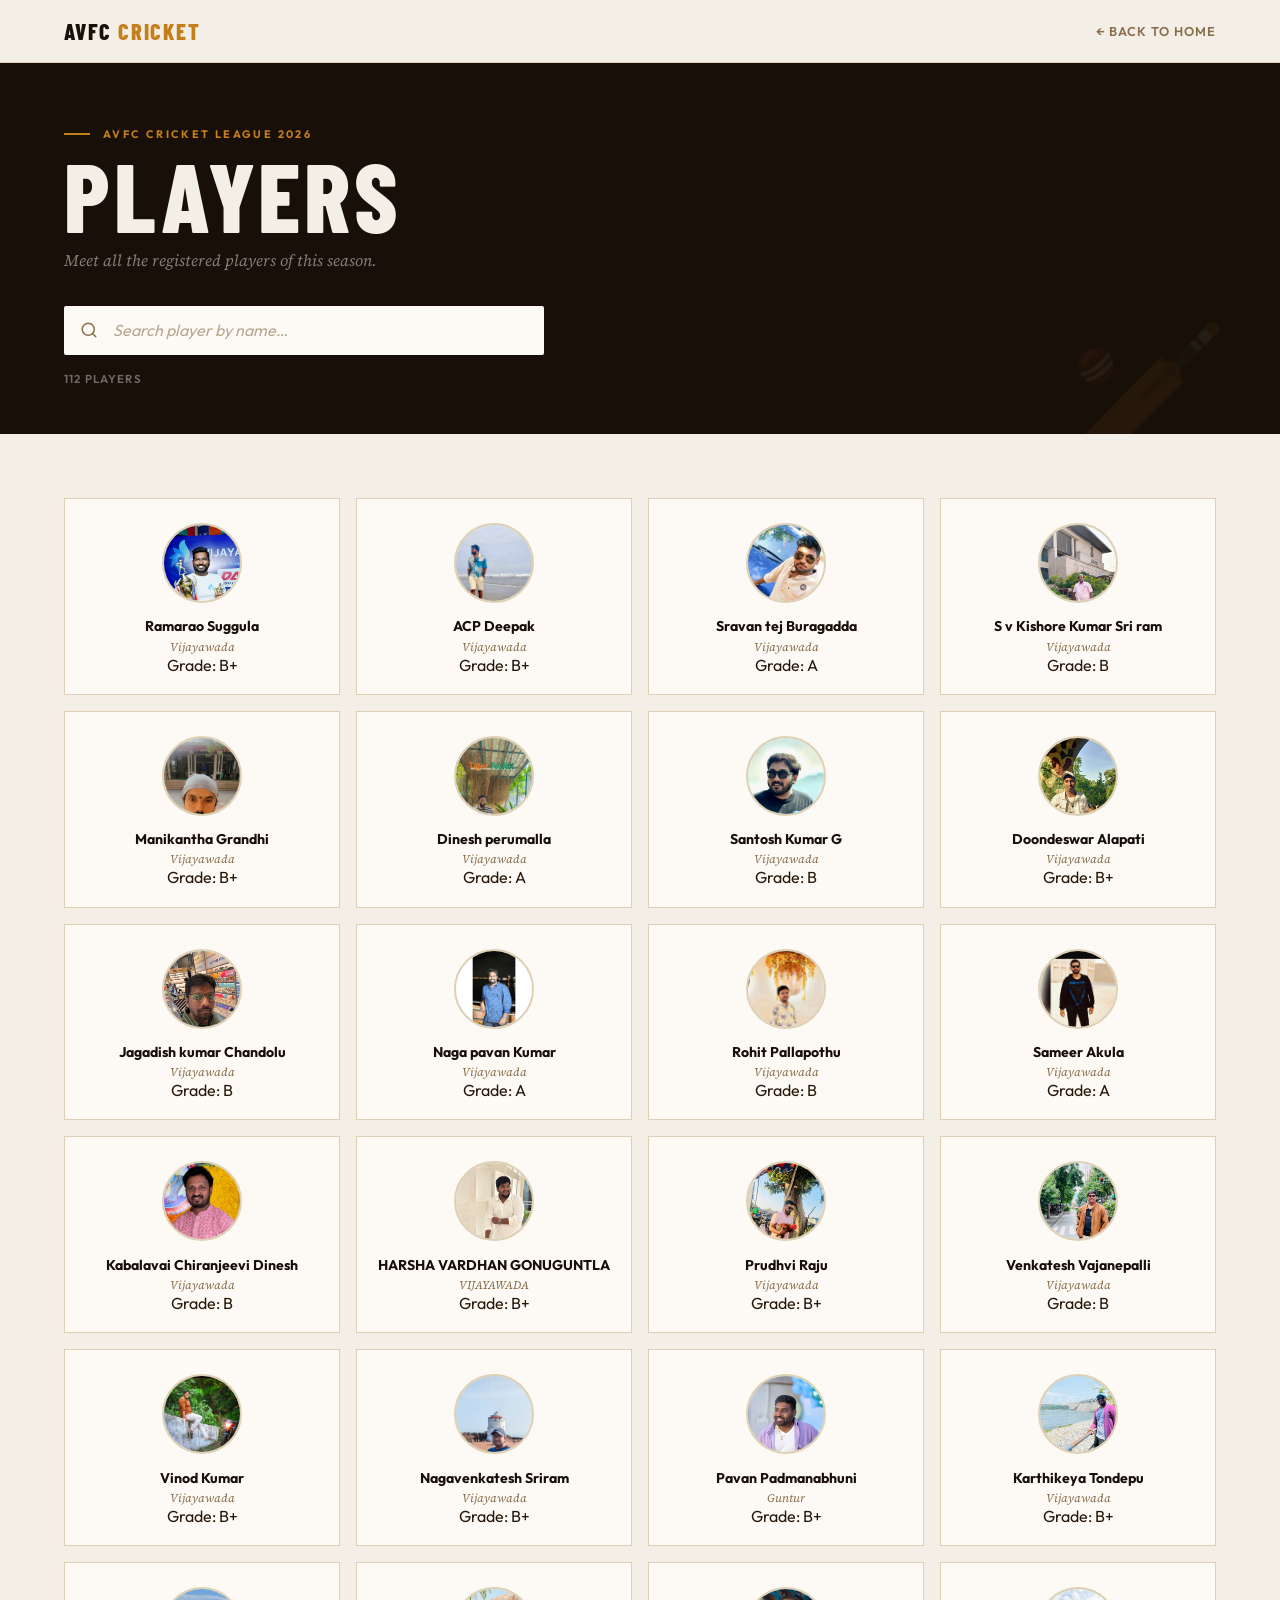
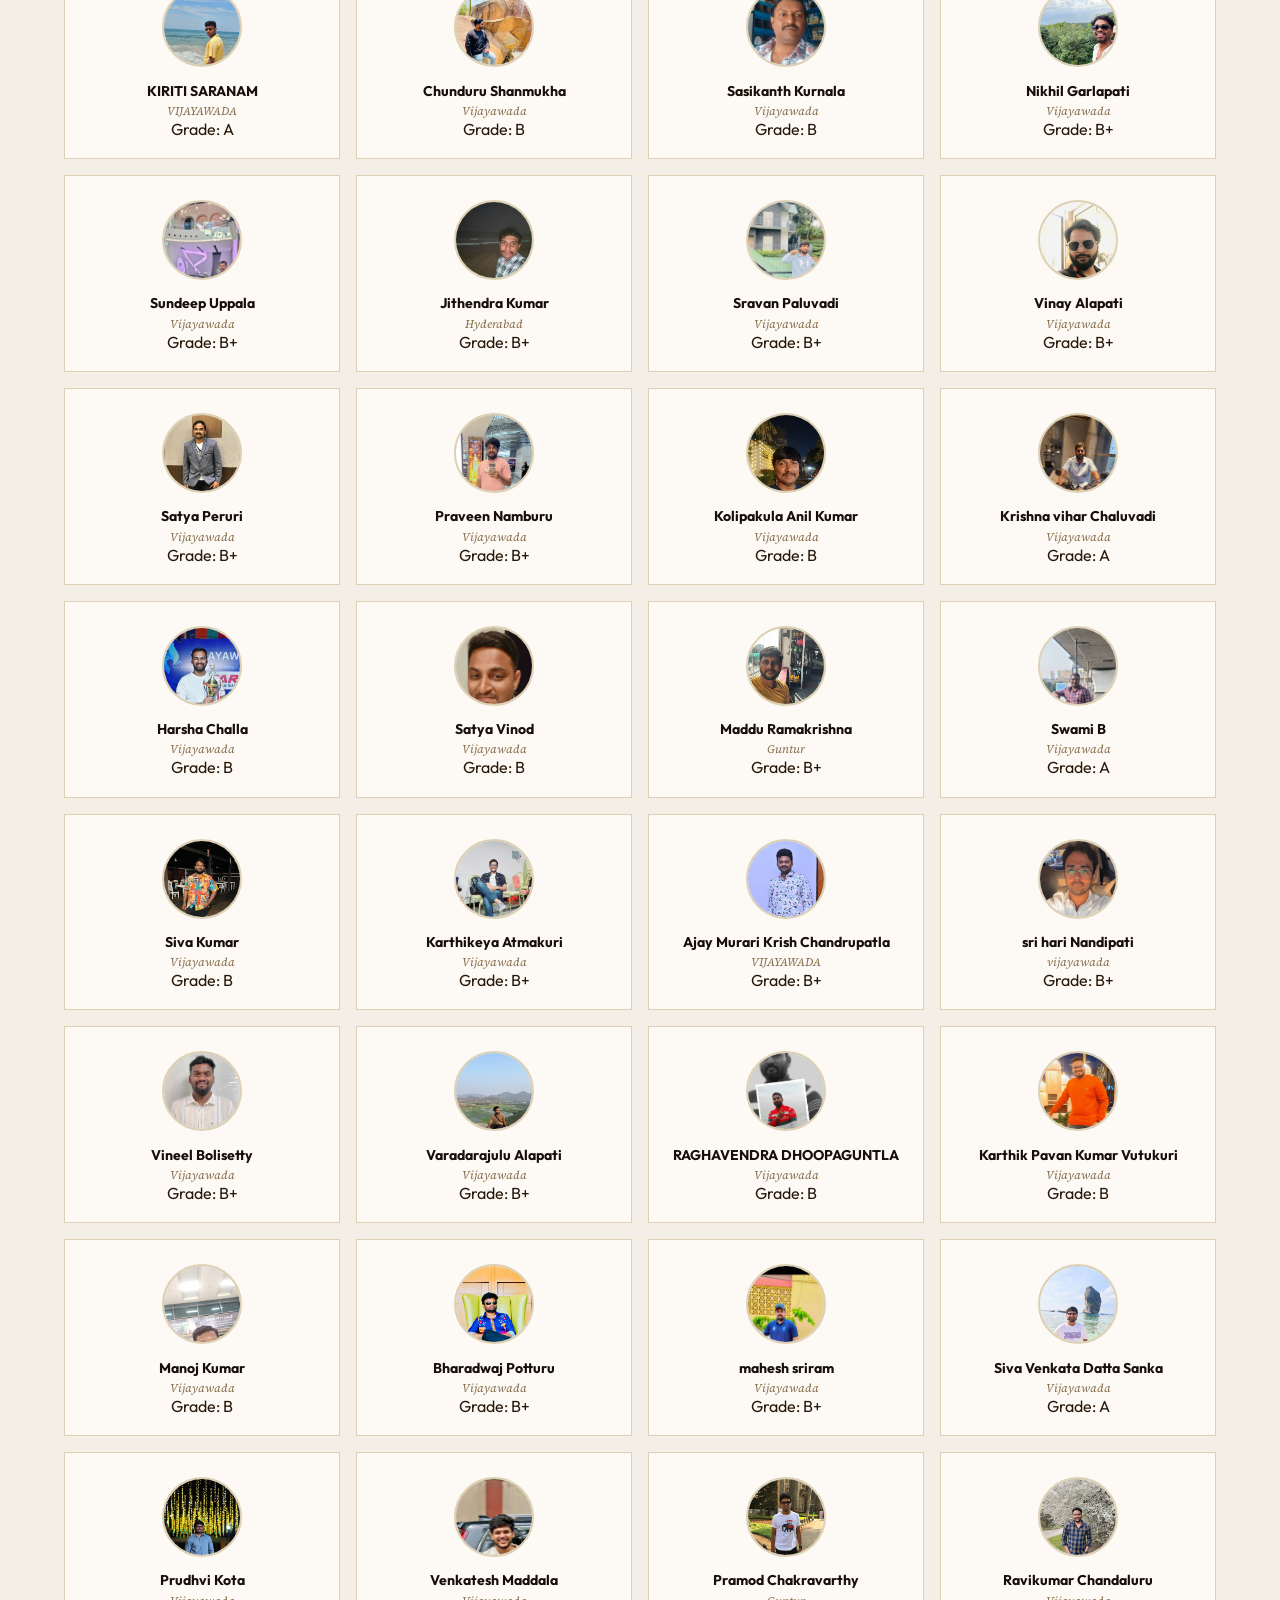
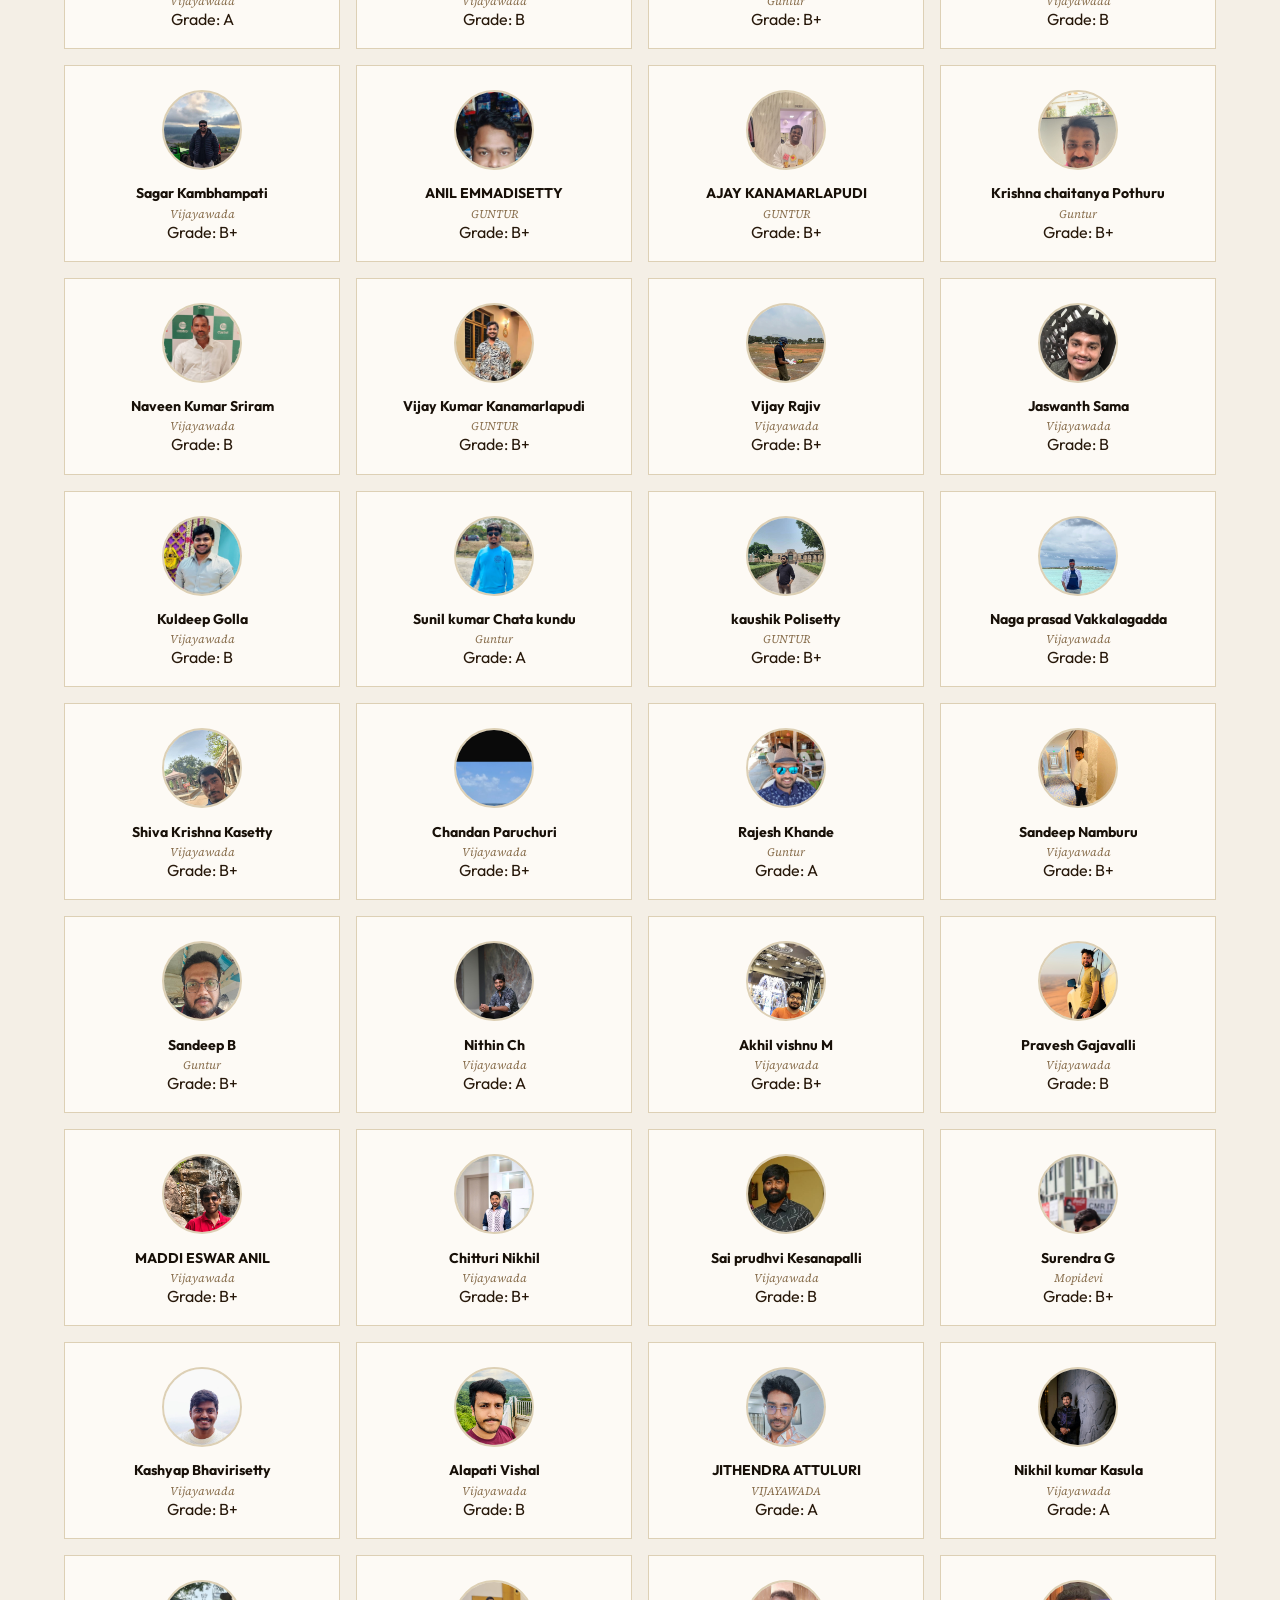
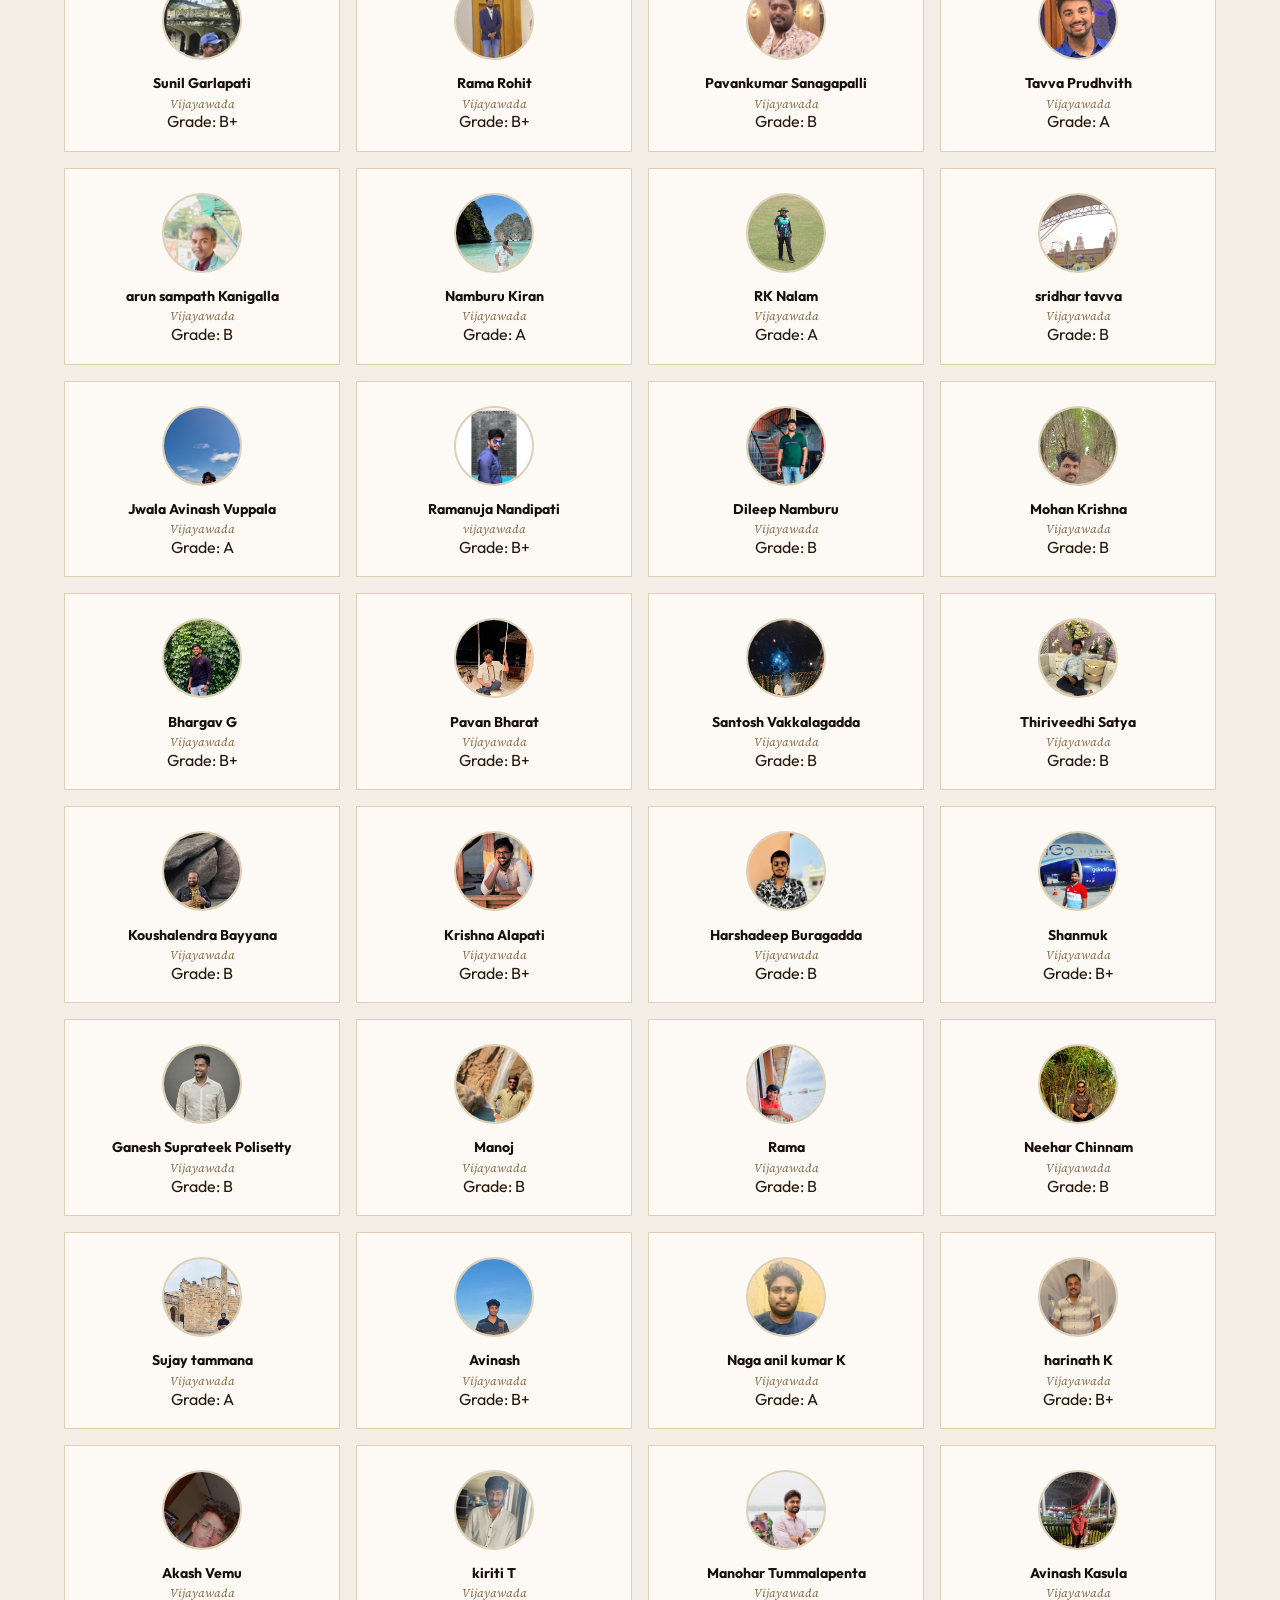
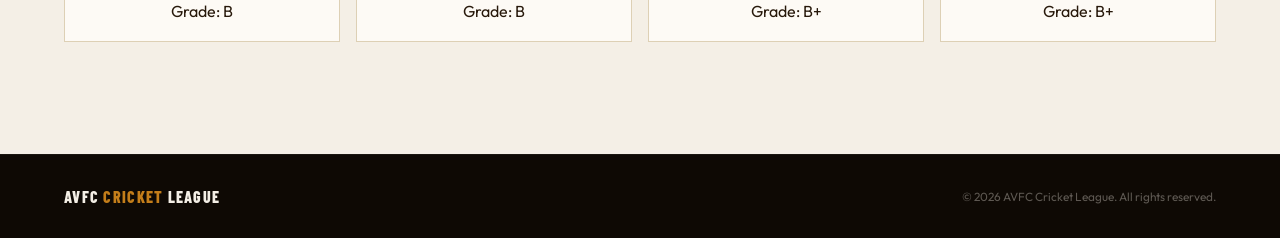
<file: players.html>
<!DOCTYPE html>
<html lang="en">
<head>
<meta charset="UTF-8">
<meta name="viewport" content="width=device-width, initial-scale=1.0, maximum-scale=5.0">
<meta name="theme-color" content="#F4EFE6">
<title>Players · AVFC Cricket League</title>
<link rel="preconnect" href="https://fonts.googleapis.com">
<link rel="preconnect" href="https://fonts.gstatic.com" crossorigin>
<link href="https://fonts.googleapis.com/css2?family=Barlow+Condensed:wght@700;800&family=Outfit:wght@400;600;700&family=Source+Serif+4:ital,opsz,wght@0,8..60,400;1,8..60,400&display=swap" rel="stylesheet">
<link rel="stylesheet" href="css/players.css">
</head>
<body>

<!-- NAV -->
<nav>
  <a href="index.html" class="nav-logo">AVFC <span>Cricket</span></a>
  <a href="index.html" class="nav-back">← Back to Home</a>
</nav>

<!-- PAGE HEADER -->
<div class="page-header">
  <p class="section-label">AVFC Cricket League 2026</p>
  <h1 class="page-title">Players</h1>
  <p class="page-subtitle">Meet all the registered players of this season.</p>

  <div class="search-wrap">
    <svg class="search-icon" width="18" height="18" viewBox="0 0 24 24" fill="none"
      stroke="currentColor" stroke-width="2" stroke-linecap="round" stroke-linejoin="round">
      <circle cx="11" cy="11" r="8"/><path d="M21 21l-4.35-4.35"/>
    </svg>
    <input
      type="search"
      id="searchInput"
      placeholder="Search player by name…"
      autocomplete="off"
      inputmode="search"
    >
    <button class="search-clear" id="searchClear" aria-label="Clear search">✕</button>
  </div>

  <p class="player-count" id="playerCount"></p>
</div>

<!-- PLAYERS GRID -->
<main class="players-section">
  <div class="players-grid" id="playersGrid"></div>
  <div class="no-results" id="noResults">
    <p class="no-results-icon">🏏</p>
    <p class="no-results-text">No players found</p>
    <p class="no-results-sub">Try a different name</p>
  </div>
</main>

<!-- FOOTER -->
<footer>
  <div class="footer-logo">AVFC <span>Cricket</span> League</div>
  <div class="footer-copy">© 2026 AVFC Cricket League. All rights reserved.</div>
</footer>

<script src="js/players.js"></script>
</body>
</html>
</file>
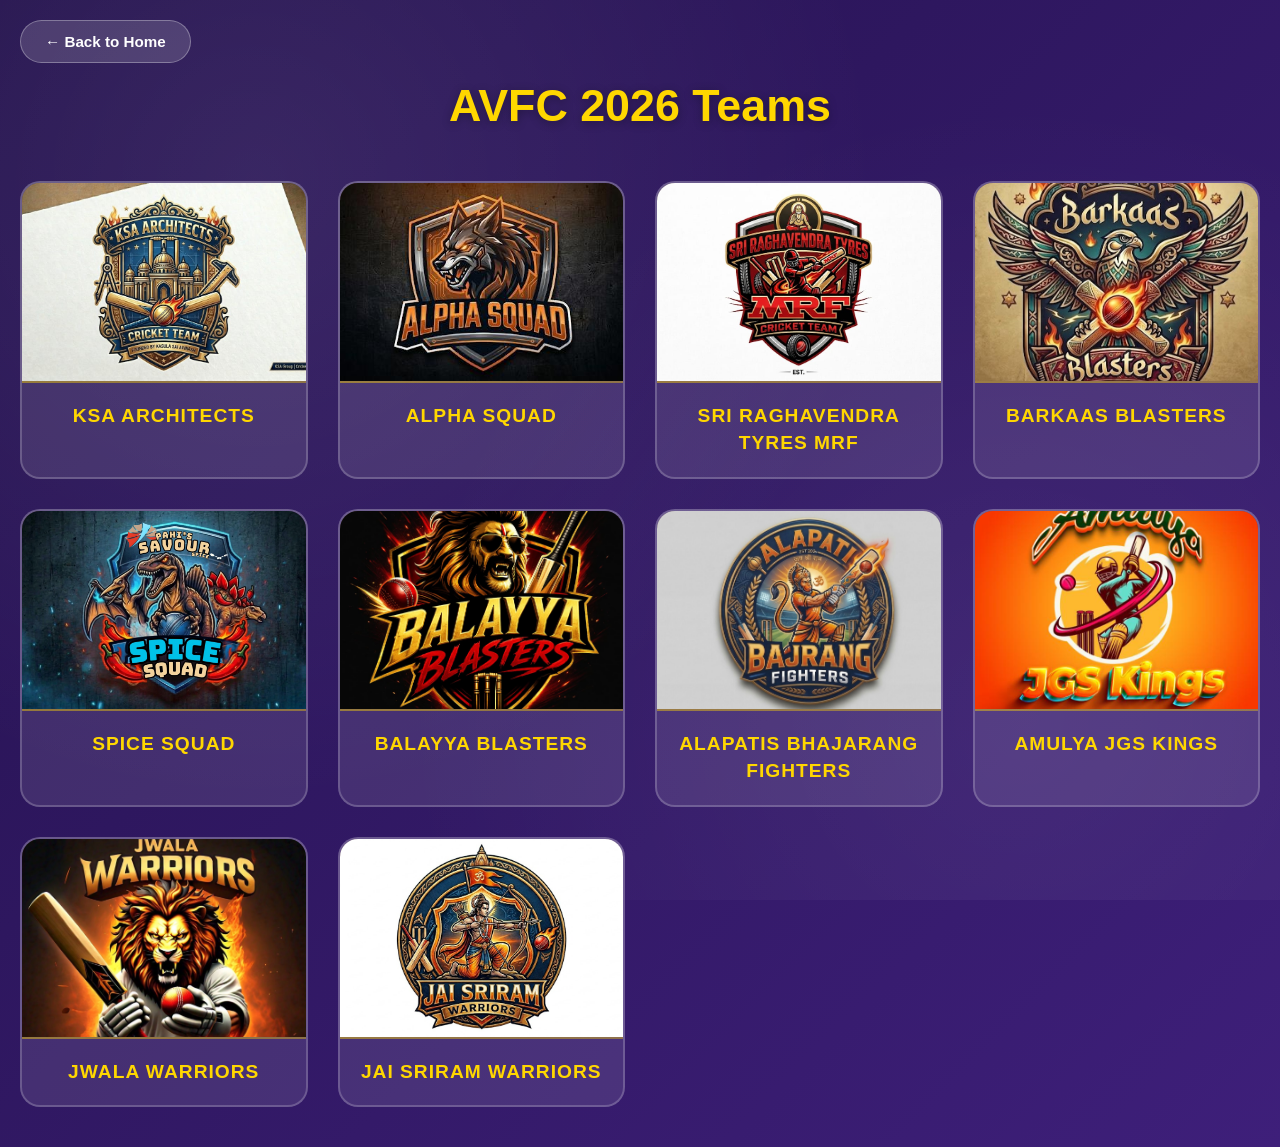
<file: teams.html>
<!DOCTYPE html>
<html lang="en">
<head>
    <meta charset="UTF-8">
    <meta name="viewport" content="width=device-width, initial-scale=1.0">
    <title>AVFC 2026 - Teams</title>
    <style>
        * {
            box-sizing: border-box;
            margin: 0;
            padding: 0;
        }

        body {
            font-family: 'Segoe UI', Tahoma, sans-serif;
            color: #fff;
            background: linear-gradient(135deg, #24124e 0%, #3e1f7a 100%);
            min-height: 100vh;
            padding: 80px 20px 40px 20px;
        }

        body::before {
            content: '';
            position: absolute;
            top: 0;
            left: 0;
            right: 0;
            bottom: 0;
            background: 
                radial-gradient(circle at 20% 20%, rgba(255, 255, 255, 0.08) 0%, transparent 50%),
                radial-gradient(circle at 80% 80%, rgba(255, 255, 255, 0.06) 0%, transparent 50%);
            pointer-events: none;
            z-index: 0;
        }

        .back-link {
            position: fixed;
            top: 20px;
            left: 20px;
            color: #fff;
            text-decoration: none;
            padding: 12px 24px;
            background: rgba(255, 255, 255, 0.15);
            border-radius: 25px;
            font-weight: 600;
            transition: all 0.3s ease;
            border: 1px solid rgba(255, 255, 255, 0.3);
            z-index: 1000;
            font-size: 0.95rem;
        }

        .back-link:hover {
            background: rgba(255, 255, 255, 0.25);
            transform: translateX(-5px);
        }

        h1 {
            text-align: center;
            color: #ffd700;
            font-size: clamp(2rem, 5vw, 2.8rem);
            margin-bottom: 50px;
            text-shadow: 0 2px 10px rgba(0, 0, 0, 0.3);
            position: relative;
            z-index: 1;
        }

        .teams-container {
            display: grid;
            grid-template-columns: repeat(auto-fit, minmax(250px, 1fr));
            gap: 30px;
            max-width: 1400px;
            margin: 0 auto;
            position: relative;
            z-index: 1;
        }

        .team-card {
            background: rgba(255, 255, 255, 0.1);
            border-radius: 20px;
            overflow: hidden;
            transition: all 0.3s ease;
            border: 2px solid rgba(255, 255, 255, 0.2);
            cursor: pointer;
            text-decoration: none;
            display: block;
        }

        .team-card:hover {
            transform: translateY(-10px);
            box-shadow: 0 15px 40px rgba(255, 215, 0, 0.3);
            border-color: rgba(255, 215, 0, 0.5);
        }

        .team-logo {
            width: 100%;
            height: 200px;
            object-fit: cover;
            background: linear-gradient(135deg, rgba(255, 215, 0, 0.2) 0%, rgba(255, 215, 0, 0.05) 100%);
            display: flex;
            align-items: center;
            justify-content: center;
            font-size: 80px;
            border-bottom: 2px solid rgba(255, 215, 0, 0.3);
        }

        .team-logo img {
            width: 100%;
            height: 100%;
            object-fit: cover;
        }

        .team-name {
            padding: 20px;
            text-align: center;
            font-size: 1.2rem;
            font-weight: 700;
            color: #ffd700;
            text-transform: uppercase;
            letter-spacing: 1px;
            line-height: 1.4;
        }

        @media (max-width: 768px) {
            body {
                padding: 60px 15px 30px;
            }

            .teams-container {
                grid-template-columns: repeat(auto-fit, minmax(200px, 1fr));
                gap: 20px;
            }

            .team-logo {
                height: 150px;
                font-size: 60px;
            }

            .team-name {
                font-size: 1rem;
                padding: 15px;
            }
        }

        @media (max-width: 480px) {
            .teams-container {
                grid-template-columns: 1fr;
            }
        }
    </style>
</head>
<body>
    <a href="../index.html" class="back-link">← Back to Home</a>

    <h1>AVFC 2026 Teams</h1>

    <div class="teams-container">
    <!-- Team 1 -->
    <a href="./teams_list_html/ksa.html" class="team-card">
        <div class="team-logo">
            <img src="./images/teams/ksa.jpeg" alt="Power Rangers">
        </div>
        <div class="team-name">KSA Architects</div>
    </a>

    <!-- Team 2 -->
    <a href="./teams_list_html/alpha.html" class="team-card">
        <div class="team-logo">
            <img src="./images/teams/alpha.jpeg" alt="Royal Bull Kings">
        </div>
        <div class="team-name">Alpha Squad</div>
    </a>

    <!-- Team 3 -->
    <a href="./teams_list_html/mrf.html" class="team-card">
        <div class="team-logo">
            <img src="./images/teams/mrf.jpeg" alt="Raghuram Steel Blasters">
        </div>
        <div class="team-name">Sri Raghavendra Tyres MRF</div>
    </a>

    <!-- Team 4 -->
    <a href="./teams_list_html/barkass.html" class="team-card">
        <div class="team-logo">
            <img src="./images/teams/barkaas.jpeg" alt="Kankipati Legends">
        </div>
        <div class="team-name">Barkaas Blasters</div>
    </a>

    <!-- Team 5 -->
    <a href="./teams_list_html/spice.html" class="team-card">
        <div class="team-logo">
            <img src="./images/teams/spice.jpeg" alt="Don Darlings">
        </div>
        <div class="team-name">Spice Squad</div>
    </a>

    <!-- Team 6 -->
    <a href="./teams_list_html/balayya.html" class="team-card">
        <div class="team-logo">
            <img src="./images/teams/balayya.jpeg" alt="Amulya JGS Kings">
        </div>
        <div class="team-name">Balayya Blasters</div>
    </a>

    <!-- Team 7 -->
    <a href="./teams_list_html/alapati.html" class="team-card">
        <div class="team-logo">
            <img src="./images/teams/alapati.jpeg" alt="PVS Silver">
        </div>
        <div class="team-name">Alapatis Bhajarang Fighters</div>
    </a>

    <!-- Team 8 -->
    <a href="./teams_list_html/amulya.html" class="team-card">
        <div class="team-logo">
            <img src="./images/teams/amulya.jpeg" alt="Bluestone Blasters">
        </div>
        <div class="team-name">Amulya JGS Kings</div>
    </a>

    <!-- Team 9 -->
    <a href="./teams_list_html/jwala.html" class="team-card">
        <div class="team-logo">
            <img src="./images/teams/jwala.jpeg" alt="Swish Swingers">
        </div>
        <div class="team-name">Jwala Warriors</div>
    </a>

    <!-- Team 10 -->
    <a href="./teams_list_html/jai_sriram.html" class="team-card">
        <div class="team-logo">
            <img src="./images/teams/jai sriram.jpeg" alt="Rasrin Rangers">
        </div>
        <div class="team-name">Jai Sriram Warriors</div>
    </a>

    
</div>
</body>
</html>
</file>
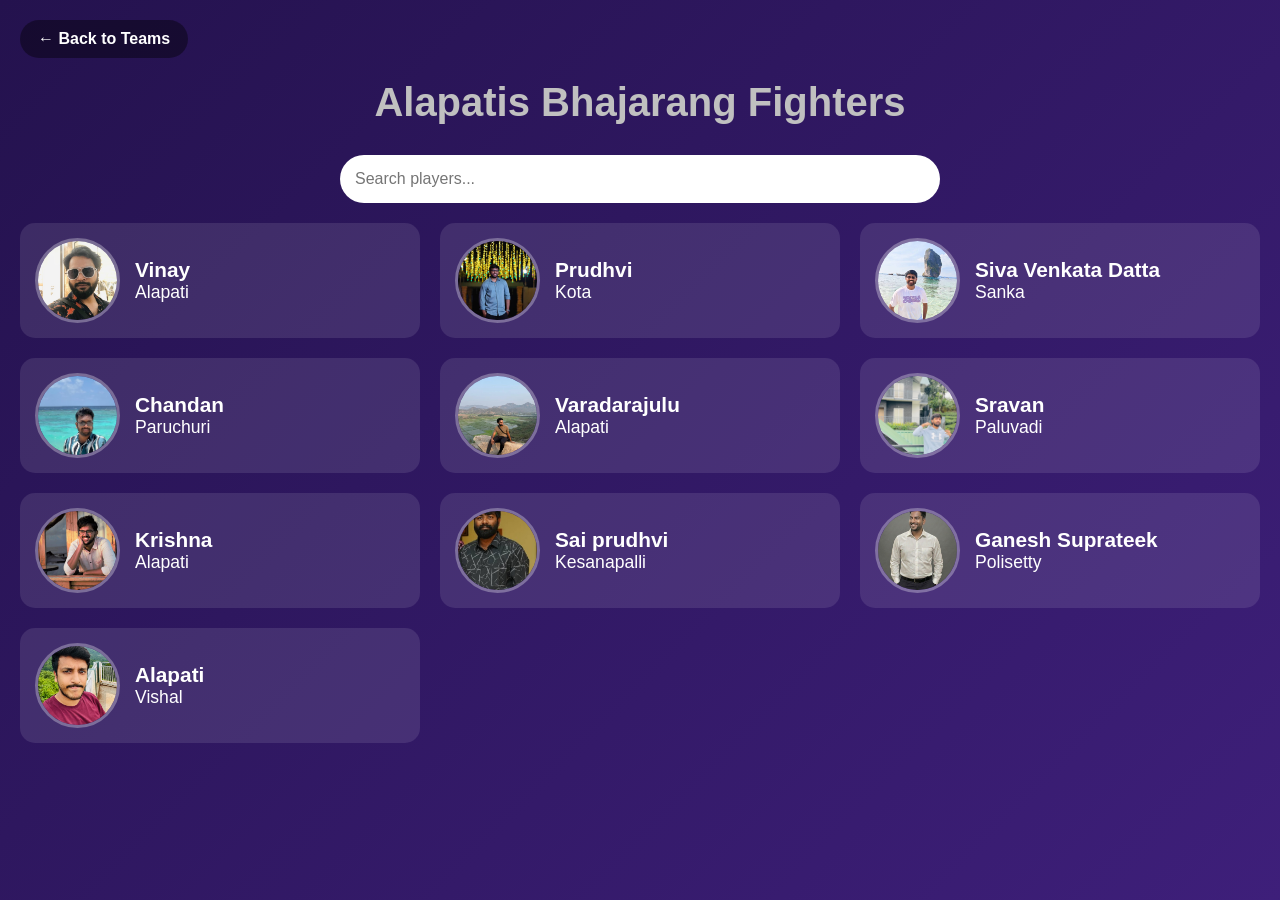
<file: teams_list_html/alapati.html>
<!DOCTYPE html>
<html lang="en">
<head>
<meta charset="UTF-8">
<meta name="viewport" content="width=device-width, initial-scale=1.0">
<title>Players</title>

<style>
* {
    box-sizing: border-box;
    margin: 0;
    padding: 0;
}

body {
    font-family: 'Segoe UI', Tahoma, sans-serif;
    color: #fff;
    background: linear-gradient(135deg, #24124e 0%, #3e1f7a 100%);
    min-height: 100vh;
    padding: 80px 20px 40px 20px;
}

.team-header {
    text-align: center;
    margin-bottom: 30px;
}

.team-header h1 {
    color: #c0c0c0;
    font-size: 2.5rem;
}

.search-container {
    max-width: 600px;
    margin: 0 auto 20px;
}

.search-box {
    width: 100%;
    padding: 15px;
    border-radius: 30px;
    border: none;
    outline: none;
    font-size: 16px;
}

.players-container {
    display: grid;
    grid-template-columns: repeat(auto-fill, minmax(300px, 1fr));
    gap: 20px;
}

.player-card {
    background: rgba(255,255,255,0.1);
    border-radius: 15px;
    padding: 15px;
    display: flex;
    align-items: center;
    gap: 15px;
    transition: 0.3s;
}

.player-card:hover {
    transform: translateY(-5px);
}

.player-photo {
    width: 85px;
    height: 85px;
    border-radius: 50%;
    object-fit: cover;
    border: 3px solid rgba(255,255,255,0.3);
    transition: 0.3s;
}

.player-name {
    font-size: 1.3rem;
    font-weight: bold;
}

.player-surname {
    font-size: 1.1rem;
}

.hidden {
    display: none;
}

.no-results {
    text-align: center;
    display: none;
}
.back-link {
    position: fixed;
    top: 20px;
    left: 20px;
    color: white;
    text-decoration: none;
    padding: 10px 18px;
    background: rgba(0,0,0,0.4);
    border-radius: 25px;
    font-weight: bold;
    z-index: 9999; /* important */
}

</style>
</head>

<body>

<a href="../teams.html" class="back-link">← Back to Teams</a>

<div class="team-header">
    <h1>Alapatis Bhajarang Fighters</h1>
</div>

<div class="search-container">
    <input type="text" id="searchBox" class="search-box" placeholder="Search players...">
</div>

<div class="players-container" id="playersContainer">
    <div class="no-results" id="noResults">
        <h3>No players found</h3>
    </div>
</div>

<script>
const playerData = [
    { firstName: "Vinay", lastName: "Alapati" },
    { firstName: "Prudhvi", lastName: "Kota" },
    { firstName: "Siva Venkata Datta", lastName: "Sanka" },
    { firstName: "Chandan", lastName: "Paruchuri" },
    { firstName: "Varadarajulu", lastName: "Alapati" },
    { firstName: "Sravan", lastName: "Paluvadi" },
    { firstName: "Krishna", lastName: "Alapati" },
    { firstName: "Sai prudhvi", lastName: "Kesanapalli" },
    { firstName: "Ganesh Suprateek", lastName: "Polisetty" },
    { firstName: "Alapati", lastName: "Vishal" }
];


// ✅ Default fallback image
const DEFAULT_PHOTO = "https://static.vecteezy.com/system/resources/previews/045/892/686/non_2x/badminton-player-icon-image-symbol-illustration-vector.jpg";

// ✅ Auto image path generator (.jpg)
function getImagePath(player) {
    let name = player.firstName;

    if (player.lastName) {
        name += "_" + player.lastName;
    }

    //name = name.replace(/\s+/g, "_");

    return `../images/players/${name}.jpg`;
}

// ✅ Render players
function renderPlayers(data) {
    const container = document.getElementById('playersContainer');
    const noResults = document.getElementById('noResults');

    data.forEach(player => {
        const card = document.createElement('div');
        card.className = 'player-card';

        card.innerHTML = `
            <img src="${getImagePath(player)}"
                 onerror="this.src='${DEFAULT_PHOTO}'"
                 class="player-photo">

            <div>
                <div class="player-name">${player.firstName}</div>
                <div class="player-surname">${player.lastName}</div>
            </div>
        `;

        container.insertBefore(card, noResults);
    });
}

// ✅ Search
function searchPlayers() {
    const search = document.getElementById('searchBox').value.toLowerCase();
    const cards = document.querySelectorAll('.player-card');
    let found = false;

    cards.forEach(card => {
        const name = card.innerText.toLowerCase();
        if (name.includes(search)) {
            card.classList.remove('hidden');
            found = true;
        } else {
            card.classList.add('hidden');
        }
    });

    document.getElementById('noResults').style.display = found ? 'none' : 'block';
}

document.getElementById('searchBox').addEventListener('input', searchPlayers);

// ✅ Init
renderPlayers(playerData);

</script>

</body>
</html>
</file>
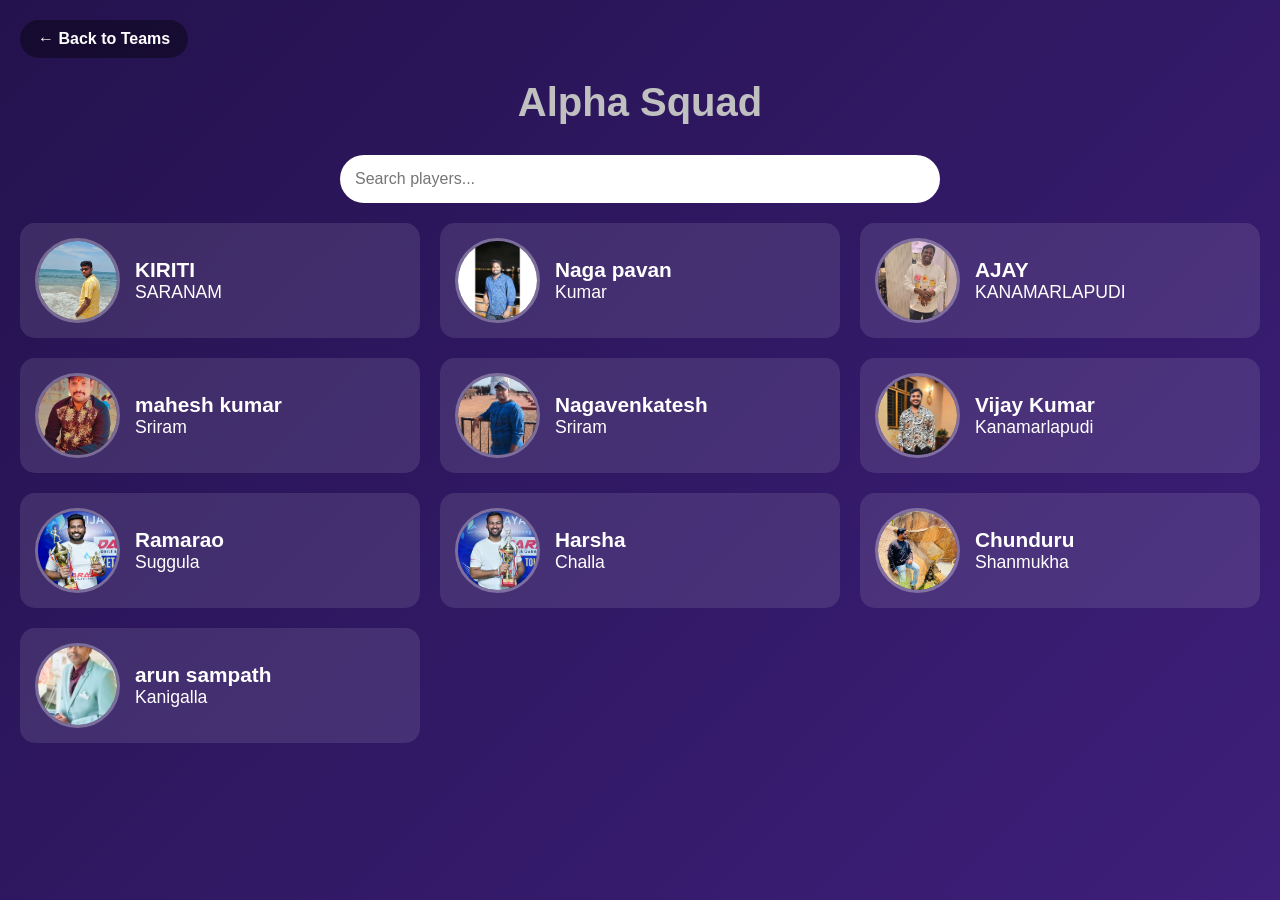
<file: teams_list_html/alpha.html>
<!DOCTYPE html>
<html lang="en">
<head>
<meta charset="UTF-8">
<meta name="viewport" content="width=device-width, initial-scale=1.0">
<title>Players</title>

<style>
* {
    box-sizing: border-box;
    margin: 0;
    padding: 0;
}

body {
    font-family: 'Segoe UI', Tahoma, sans-serif;
    color: #fff;
    background: linear-gradient(135deg, #24124e 0%, #3e1f7a 100%);
    min-height: 100vh;
    padding: 80px 20px 40px 20px;
}

.team-header {
    text-align: center;
    margin-bottom: 30px;
}

.team-header h1 {
    color: #c0c0c0;
    font-size: 2.5rem;
}

.search-container {
    max-width: 600px;
    margin: 0 auto 20px;
}

.search-box {
    width: 100%;
    padding: 15px;
    border-radius: 30px;
    border: none;
    outline: none;
    font-size: 16px;
}

.players-container {
    display: grid;
    grid-template-columns: repeat(auto-fill, minmax(300px, 1fr));
    gap: 20px;
}

.player-card {
    background: rgba(255,255,255,0.1);
    border-radius: 15px;
    padding: 15px;
    display: flex;
    align-items: center;
    gap: 15px;
    transition: 0.3s;
}

.player-card:hover {
    transform: translateY(-5px);
}

.player-photo {
    width: 85px;
    height: 85px;
    border-radius: 50%;
    object-fit: cover;
    border: 3px solid rgba(255,255,255,0.3);
    transition: 0.3s;
}

.player-name {
    font-size: 1.3rem;
    font-weight: bold;
}

.player-surname {
    font-size: 1.1rem;
}

.hidden {
    display: none;
}

.no-results {
    text-align: center;
    display: none;
}
.back-link {
    position: fixed;
    top: 20px;
    left: 20px;
    color: white;
    text-decoration: none;
    padding: 10px 18px;
    background: rgba(0,0,0,0.4);
    border-radius: 25px;
    font-weight: bold;
    z-index: 9999; /* important */
}

</style>
</head>

<body>

<a href="../teams.html" class="back-link">← Back to Teams</a>

<div class="team-header">
    <h1>Alpha Squad</h1>
</div>

<div class="search-container">
    <input type="text" id="searchBox" class="search-box" placeholder="Search players...">
</div>

<div class="players-container" id="playersContainer">
    <div class="no-results" id="noResults">
        <h3>No players found</h3>
    </div>
</div>

<script>
const playerData = [
    { firstName: "KIRITI", lastName: "SARANAM" },
    { firstName: "Naga pavan", lastName: "Kumar" },
    { firstName: "AJAY", lastName: "KANAMARLAPUDI" },
    { firstName: "mahesh kumar", lastName: "Sriram" },
    { firstName: "Nagavenkatesh", lastName: "Sriram" },
    { firstName: "Vijay Kumar", lastName: "Kanamarlapudi" },
    { firstName: "Ramarao", lastName: "Suggula" },
    { firstName: "Harsha", lastName: "Challa" },
    { firstName: "Chunduru", lastName: "Shanmukha" },
    { firstName: "arun sampath", lastName: "Kanigalla" }
];


// ✅ Default fallback image
const DEFAULT_PHOTO = "https://static.vecteezy.com/system/resources/previews/045/892/686/non_2x/badminton-player-icon-image-symbol-illustration-vector.jpg";

// ✅ Auto image path generator (.jpg)
function getImagePath(player) {
    let name = player.firstName;

    if (player.lastName) {
        name += "_" + player.lastName;
    }

    //name = name.replace(/\s+/g, "_");

    return `../images/players/${name}.jpg`;
}

// ✅ Render players
function renderPlayers(data) {
    const container = document.getElementById('playersContainer');
    const noResults = document.getElementById('noResults');

    data.forEach(player => {
        const card = document.createElement('div');
        card.className = 'player-card';

        card.innerHTML = `
            <img src="${getImagePath(player)}"
                 onerror="this.src='${DEFAULT_PHOTO}'"
                 class="player-photo">

            <div>
                <div class="player-name">${player.firstName}</div>
                <div class="player-surname">${player.lastName}</div>
            </div>
        `;

        container.insertBefore(card, noResults);
    });
}

// ✅ Search
function searchPlayers() {
    const search = document.getElementById('searchBox').value.toLowerCase();
    const cards = document.querySelectorAll('.player-card');
    let found = false;

    cards.forEach(card => {
        const name = card.innerText.toLowerCase();
        if (name.includes(search)) {
            card.classList.remove('hidden');
            found = true;
        } else {
            card.classList.add('hidden');
        }
    });

    document.getElementById('noResults').style.display = found ? 'none' : 'block';
}

document.getElementById('searchBox').addEventListener('input', searchPlayers);

// ✅ Init
renderPlayers(playerData);

</script>

</body>
</html>
</file>
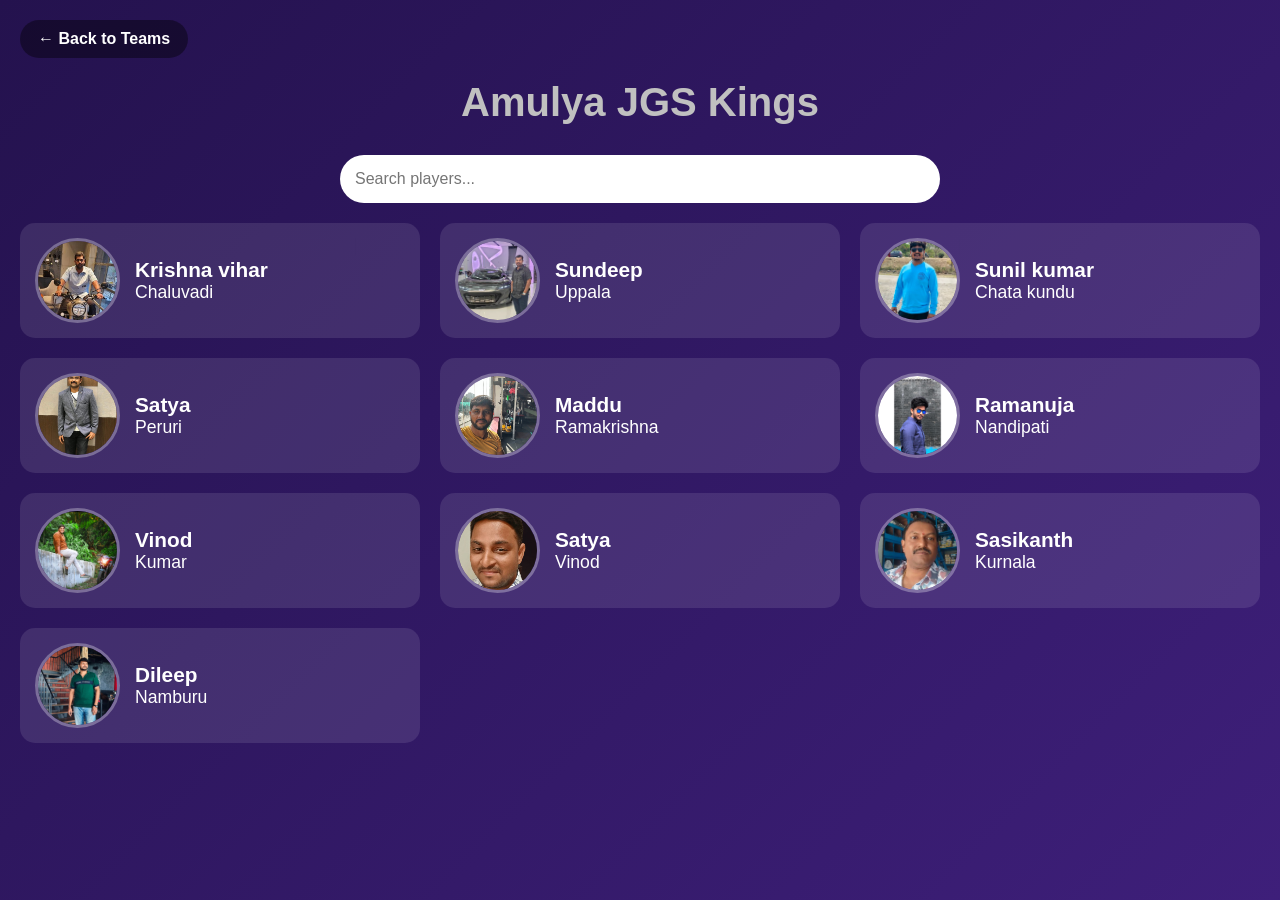
<file: teams_list_html/amulya.html>
<!DOCTYPE html>
<html lang="en">
<head>
<meta charset="UTF-8">
<meta name="viewport" content="width=device-width, initial-scale=1.0">
<title>Players</title>

<style>
* {
    box-sizing: border-box;
    margin: 0;
    padding: 0;
}

body {
    font-family: 'Segoe UI', Tahoma, sans-serif;
    color: #fff;
    background: linear-gradient(135deg, #24124e 0%, #3e1f7a 100%);
    min-height: 100vh;
    padding: 80px 20px 40px 20px;
}

.team-header {
    text-align: center;
    margin-bottom: 30px;
}

.team-header h1 {
    color: #c0c0c0;
    font-size: 2.5rem;
}

.search-container {
    max-width: 600px;
    margin: 0 auto 20px;
}

.search-box {
    width: 100%;
    padding: 15px;
    border-radius: 30px;
    border: none;
    outline: none;
    font-size: 16px;
}

.players-container {
    display: grid;
    grid-template-columns: repeat(auto-fill, minmax(300px, 1fr));
    gap: 20px;
}

.player-card {
    background: rgba(255,255,255,0.1);
    border-radius: 15px;
    padding: 15px;
    display: flex;
    align-items: center;
    gap: 15px;
    transition: 0.3s;
}

.player-card:hover {
    transform: translateY(-5px);
}

.player-photo {
    width: 85px;
    height: 85px;
    border-radius: 50%;
    object-fit: cover;
    border: 3px solid rgba(255,255,255,0.3);
    transition: 0.3s;
}

.player-name {
    font-size: 1.3rem;
    font-weight: bold;
}

.player-surname {
    font-size: 1.1rem;
}

.hidden {
    display: none;
}

.no-results {
    text-align: center;
    display: none;
}
.back-link {
    position: fixed;
    top: 20px;
    left: 20px;
    color: white;
    text-decoration: none;
    padding: 10px 18px;
    background: rgba(0,0,0,0.4);
    border-radius: 25px;
    font-weight: bold;
    z-index: 9999; /* important */
}

</style>
</head>

<body>

<a href="../teams.html" class="back-link">← Back to Teams</a>

<div class="team-header">
    <h1>Amulya JGS Kings</h1>
</div>

<div class="search-container">
    <input type="text" id="searchBox" class="search-box" placeholder="Search players...">
</div>

<div class="players-container" id="playersContainer">
    <div class="no-results" id="noResults">
        <h3>No players found</h3>
    </div>
</div>

<script>
const playerData = [
    { firstName: "Krishna vihar", lastName: "Chaluvadi" },
    { firstName: "Sundeep", lastName: "Uppala" },
    { firstName: "Sunil kumar", lastName: "Chata kundu" },
    { firstName: "Satya", lastName: "Peruri" },
    { firstName: "Maddu", lastName: "Ramakrishna" },
    { firstName: "Ramanuja", lastName: "Nandipati" },
    { firstName: "Vinod", lastName: "Kumar" },
    { firstName: "Satya", lastName: "Vinod" },
    { firstName: "Sasikanth", lastName: "Kurnala" },
    { firstName: "Dileep", lastName: "Namburu" }
];


// ✅ Default fallback image
const DEFAULT_PHOTO = "https://static.vecteezy.com/system/resources/previews/045/892/686/non_2x/badminton-player-icon-image-symbol-illustration-vector.jpg";

// ✅ Auto image path generator (.jpg)
function getImagePath(player) {
    let name = player.firstName;

    if (player.lastName) {
        name += "_" + player.lastName;
    }

    //name = name.replace(/\s+/g, "_");

    return `../images/players/${name}.jpg`;
}

// ✅ Render players
function renderPlayers(data) {
    const container = document.getElementById('playersContainer');
    const noResults = document.getElementById('noResults');

    data.forEach(player => {
        const card = document.createElement('div');
        card.className = 'player-card';

        card.innerHTML = `
            <img src="${getImagePath(player)}"
                 onerror="this.src='${DEFAULT_PHOTO}'"
                 class="player-photo">

            <div>
                <div class="player-name">${player.firstName}</div>
                <div class="player-surname">${player.lastName}</div>
            </div>
        `;

        container.insertBefore(card, noResults);
    });
}

// ✅ Search
function searchPlayers() {
    const search = document.getElementById('searchBox').value.toLowerCase();
    const cards = document.querySelectorAll('.player-card');
    let found = false;

    cards.forEach(card => {
        const name = card.innerText.toLowerCase();
        if (name.includes(search)) {
            card.classList.remove('hidden');
            found = true;
        } else {
            card.classList.add('hidden');
        }
    });

    document.getElementById('noResults').style.display = found ? 'none' : 'block';
}

document.getElementById('searchBox').addEventListener('input', searchPlayers);

// ✅ Init
renderPlayers(playerData);

</script>

</body>
</html>
</file>
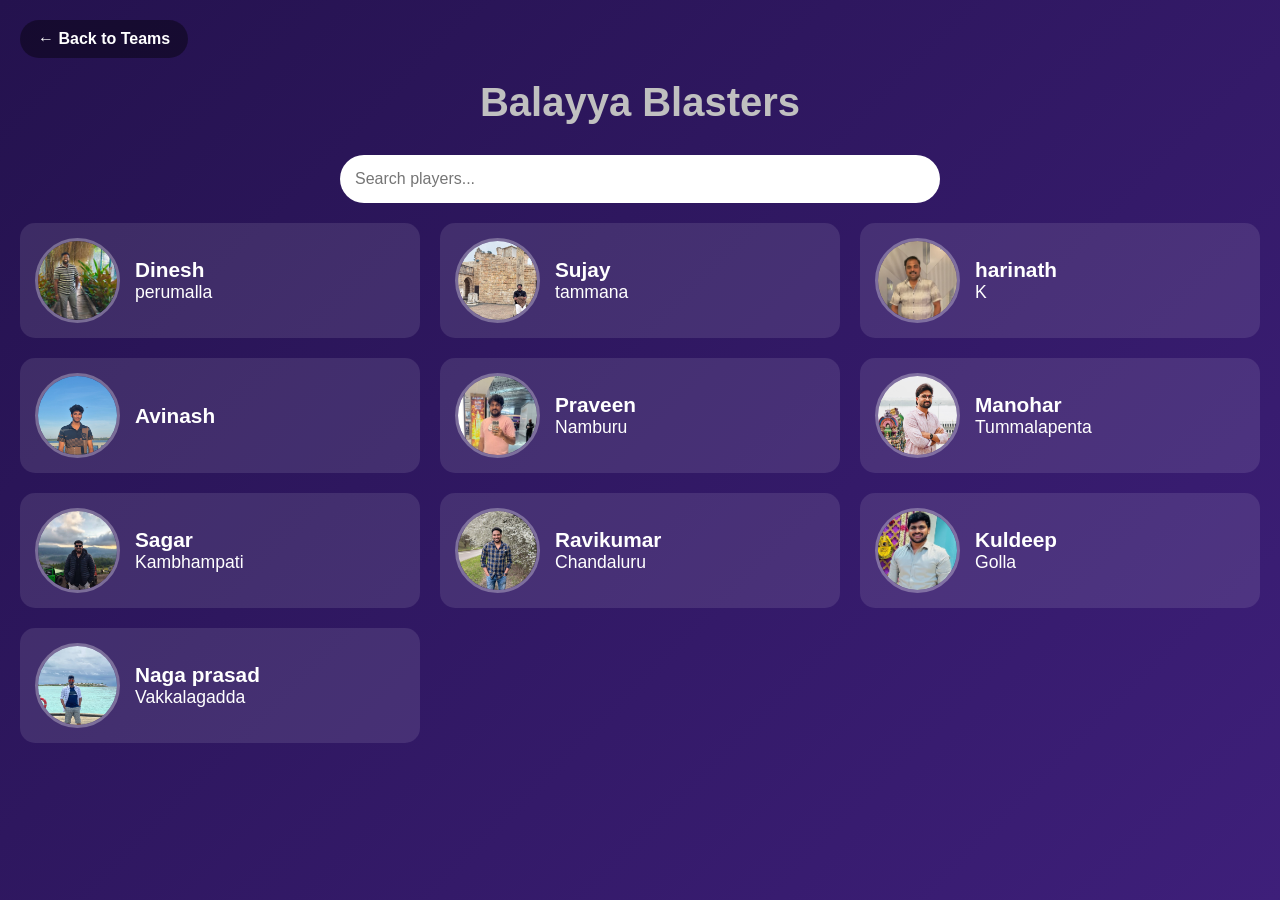
<file: teams_list_html/balayya.html>
<!DOCTYPE html>
<html lang="en">
<head>
<meta charset="UTF-8">
<meta name="viewport" content="width=device-width, initial-scale=1.0">
<title>Players</title>

<style>
* {
    box-sizing: border-box;
    margin: 0;
    padding: 0;
}

body {
    font-family: 'Segoe UI', Tahoma, sans-serif;
    color: #fff;
    background: linear-gradient(135deg, #24124e 0%, #3e1f7a 100%);
    min-height: 100vh;
    padding: 80px 20px 40px 20px;
}

.team-header {
    text-align: center;
    margin-bottom: 30px;
}

.team-header h1 {
    color: #c0c0c0;
    font-size: 2.5rem;
}

.search-container {
    max-width: 600px;
    margin: 0 auto 20px;
}

.search-box {
    width: 100%;
    padding: 15px;
    border-radius: 30px;
    border: none;
    outline: none;
    font-size: 16px;
}

.players-container {
    display: grid;
    grid-template-columns: repeat(auto-fill, minmax(300px, 1fr));
    gap: 20px;
}

.player-card {
    background: rgba(255,255,255,0.1);
    border-radius: 15px;
    padding: 15px;
    display: flex;
    align-items: center;
    gap: 15px;
    transition: 0.3s;
}

.player-card:hover {
    transform: translateY(-5px);
}

.player-photo {
    width: 85px;
    height: 85px;
    border-radius: 50%;
    object-fit: cover;
    border: 3px solid rgba(255,255,255,0.3);
    transition: 0.3s;
}

.player-name {
    font-size: 1.3rem;
    font-weight: bold;
}

.player-surname {
    font-size: 1.1rem;
}

.hidden {
    display: none;
}

.no-results {
    text-align: center;
    display: none;
}
.back-link {
    position: fixed;
    top: 20px;
    left: 20px;
    color: white;
    text-decoration: none;
    padding: 10px 18px;
    background: rgba(0,0,0,0.4);
    border-radius: 25px;
    font-weight: bold;
    z-index: 9999; /* important */
}

</style>
</head>

<body>

<a href="../teams.html" class="back-link">← Back to Teams</a>

<div class="team-header">
    <h1>Balayya Blasters</h1>
</div>

<div class="search-container">
    <input type="text" id="searchBox" class="search-box" placeholder="Search players...">
</div>

<div class="players-container" id="playersContainer">
    <div class="no-results" id="noResults">
        <h3>No players found</h3>
    </div>
</div>

<script>
const playerData = [
    { firstName: "Dinesh", lastName: "perumalla" },
    { firstName: "Sujay", lastName: "tammana" },
    { firstName: "harinath", lastName: "K" },
    { firstName: "Avinash", lastName: "" },
    { firstName: "Praveen", lastName: "Namburu" },
    { firstName: "Manohar", lastName: "Tummalapenta" },
    { firstName: "Sagar", lastName: "Kambhampati" },
    { firstName: "Ravikumar", lastName: "Chandaluru" },
    { firstName: "Kuldeep", lastName: "Golla" },
    { firstName: "Naga prasad", lastName: "Vakkalagadda" }
];



// ✅ Default fallback image
const DEFAULT_PHOTO = "https://static.vecteezy.com/system/resources/previews/045/892/686/non_2x/badminton-player-icon-image-symbol-illustration-vector.jpg";

// ✅ Auto image path generator (.jpg)
function getImagePath(player) {
    let name = player.firstName;

    if (player.lastName) {
        name += "_" + player.lastName;
    }

    //name = name.replace(/\s+/g, "_");

    return `../images/players/${name}.jpg`;
}

// ✅ Render players
function renderPlayers(data) {
    const container = document.getElementById('playersContainer');
    const noResults = document.getElementById('noResults');

    data.forEach(player => {
        const card = document.createElement('div');
        card.className = 'player-card';

        card.innerHTML = `
            <img src="${getImagePath(player)}"
                 onerror="this.src='${DEFAULT_PHOTO}'"
                 class="player-photo">

            <div>
                <div class="player-name">${player.firstName}</div>
                <div class="player-surname">${player.lastName}</div>
            </div>
        `;

        container.insertBefore(card, noResults);
    });
}

// ✅ Search
function searchPlayers() {
    const search = document.getElementById('searchBox').value.toLowerCase();
    const cards = document.querySelectorAll('.player-card');
    let found = false;

    cards.forEach(card => {
        const name = card.innerText.toLowerCase();
        if (name.includes(search)) {
            card.classList.remove('hidden');
            found = true;
        } else {
            card.classList.add('hidden');
        }
    });

    document.getElementById('noResults').style.display = found ? 'none' : 'block';
}

document.getElementById('searchBox').addEventListener('input', searchPlayers);

// ✅ Init
renderPlayers(playerData);

</script>

</body>
</html>
</file>
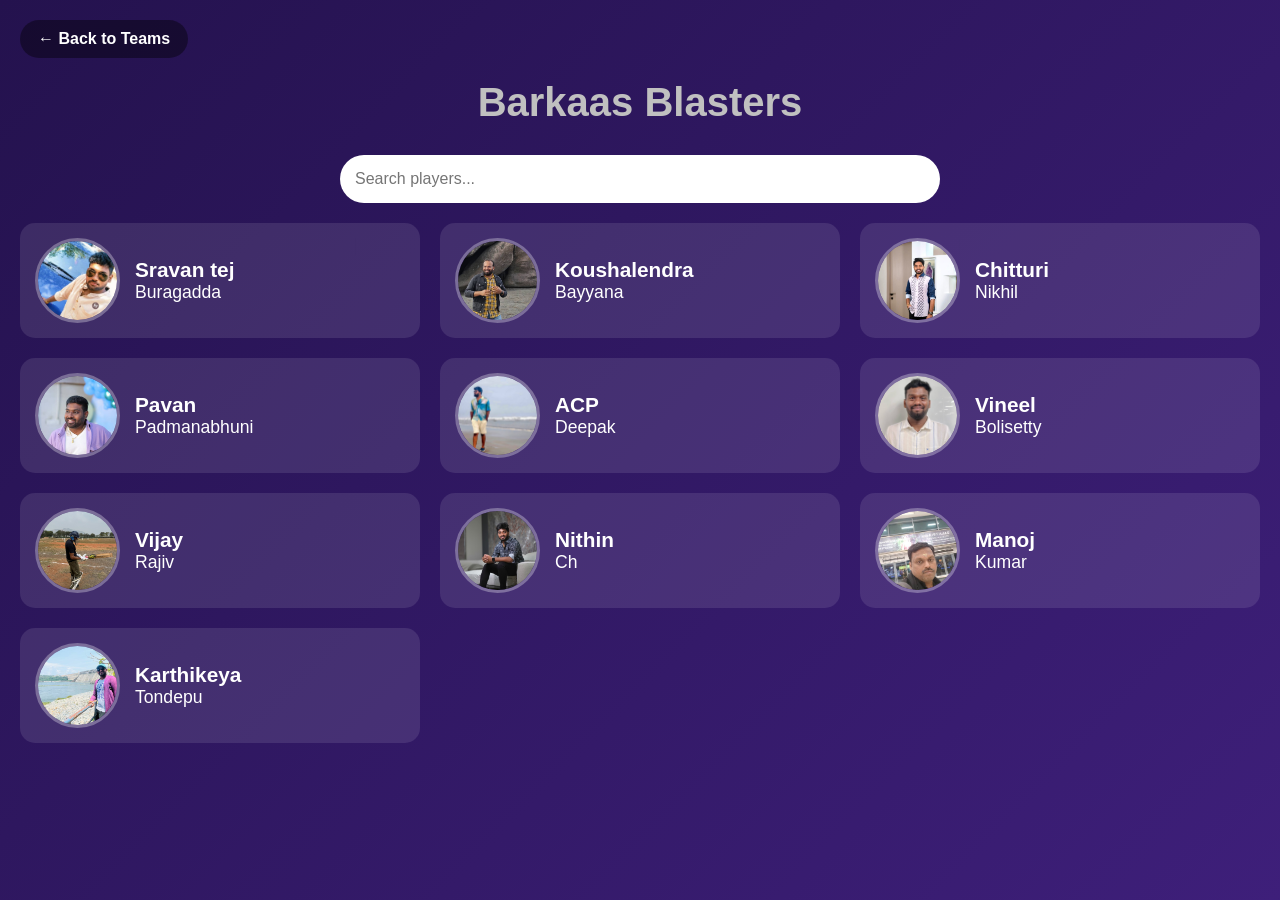
<file: teams_list_html/barkass.html>
<!DOCTYPE html>
<html lang="en">
<head>
<meta charset="UTF-8">
<meta name="viewport" content="width=device-width, initial-scale=1.0">
<title>Players</title>

<style>
* {
    box-sizing: border-box;
    margin: 0;
    padding: 0;
}

body {
    font-family: 'Segoe UI', Tahoma, sans-serif;
    color: #fff;
    background: linear-gradient(135deg, #24124e 0%, #3e1f7a 100%);
    min-height: 100vh;
    padding: 80px 20px 40px 20px;
}

.team-header {
    text-align: center;
    margin-bottom: 30px;
}

.team-header h1 {
    color: #c0c0c0;
    font-size: 2.5rem;
}

.search-container {
    max-width: 600px;
    margin: 0 auto 20px;
}

.search-box {
    width: 100%;
    padding: 15px;
    border-radius: 30px;
    border: none;
    outline: none;
    font-size: 16px;
}

.players-container {
    display: grid;
    grid-template-columns: repeat(auto-fill, minmax(300px, 1fr));
    gap: 20px;
}

.player-card {
    background: rgba(255,255,255,0.1);
    border-radius: 15px;
    padding: 15px;
    display: flex;
    align-items: center;
    gap: 15px;
    transition: 0.3s;
}

.player-card:hover {
    transform: translateY(-5px);
}

.player-photo {
    width: 85px;
    height: 85px;
    border-radius: 50%;
    object-fit: cover;
    border: 3px solid rgba(255,255,255,0.3);
    transition: 0.3s;
}

.player-name {
    font-size: 1.3rem;
    font-weight: bold;
}

.player-surname {
    font-size: 1.1rem;
}

.hidden {
    display: none;
}

.no-results {
    text-align: center;
    display: none;
}
.back-link {
    position: fixed;
    top: 20px;
    left: 20px;
    color: white;
    text-decoration: none;
    padding: 10px 18px;
    background: rgba(0,0,0,0.4);
    border-radius: 25px;
    font-weight: bold;
    z-index: 9999; /* important */
}

</style>
</head>

<body>

<a href="../teams.html" class="back-link">← Back to Teams</a>

<div class="team-header">
    <h1>Barkaas Blasters</h1>
</div>

<div class="search-container">
    <input type="text" id="searchBox" class="search-box" placeholder="Search players...">
</div>

<div class="players-container" id="playersContainer">
    <div class="no-results" id="noResults">
        <h3>No players found</h3>
    </div>
</div>

<script>
const playerData = [
    { firstName: "Sravan tej", lastName: "Buragadda" },
    { firstName: "Koushalendra", lastName: "Bayyana" },
    { firstName: "Chitturi", lastName: "Nikhil" },
    { firstName: "Pavan", lastName: "Padmanabhuni" },
    { firstName: "ACP", lastName: "Deepak" },
    { firstName: "Vineel", lastName: "Bolisetty" },
    { firstName: "Vijay", lastName: "Rajiv" },
    { firstName: "Nithin", lastName: "Ch" },
    { firstName: "Manoj", lastName: "Kumar" },
    { firstName: "Karthikeya", lastName: "Tondepu" }
];


// ✅ Default fallback image
const DEFAULT_PHOTO = "https://static.vecteezy.com/system/resources/previews/045/892/686/non_2x/badminton-player-icon-image-symbol-illustration-vector.jpg";

// ✅ Auto image path generator (.jpg)
function getImagePath(player) {
    let name = player.firstName;

    if (player.lastName) {
        name += "_" + player.lastName;
    }

    //name = name.replace(/\s+/g, "_");

    return `../images/players/${name}.jpg`;
}

// ✅ Render players
function renderPlayers(data) {
    const container = document.getElementById('playersContainer');
    const noResults = document.getElementById('noResults');

    data.forEach(player => {
        const card = document.createElement('div');
        card.className = 'player-card';

        card.innerHTML = `
            <img src="${getImagePath(player)}"
                 onerror="this.src='${DEFAULT_PHOTO}'"
                 class="player-photo">

            <div>
                <div class="player-name">${player.firstName}</div>
                <div class="player-surname">${player.lastName}</div>
            </div>
        `;

        container.insertBefore(card, noResults);
    });
}

// ✅ Search
function searchPlayers() {
    const search = document.getElementById('searchBox').value.toLowerCase();
    const cards = document.querySelectorAll('.player-card');
    let found = false;

    cards.forEach(card => {
        const name = card.innerText.toLowerCase();
        if (name.includes(search)) {
            card.classList.remove('hidden');
            found = true;
        } else {
            card.classList.add('hidden');
        }
    });

    document.getElementById('noResults').style.display = found ? 'none' : 'block';
}

document.getElementById('searchBox').addEventListener('input', searchPlayers);

// ✅ Init
renderPlayers(playerData);

</script>

</body>
</html>
</file>
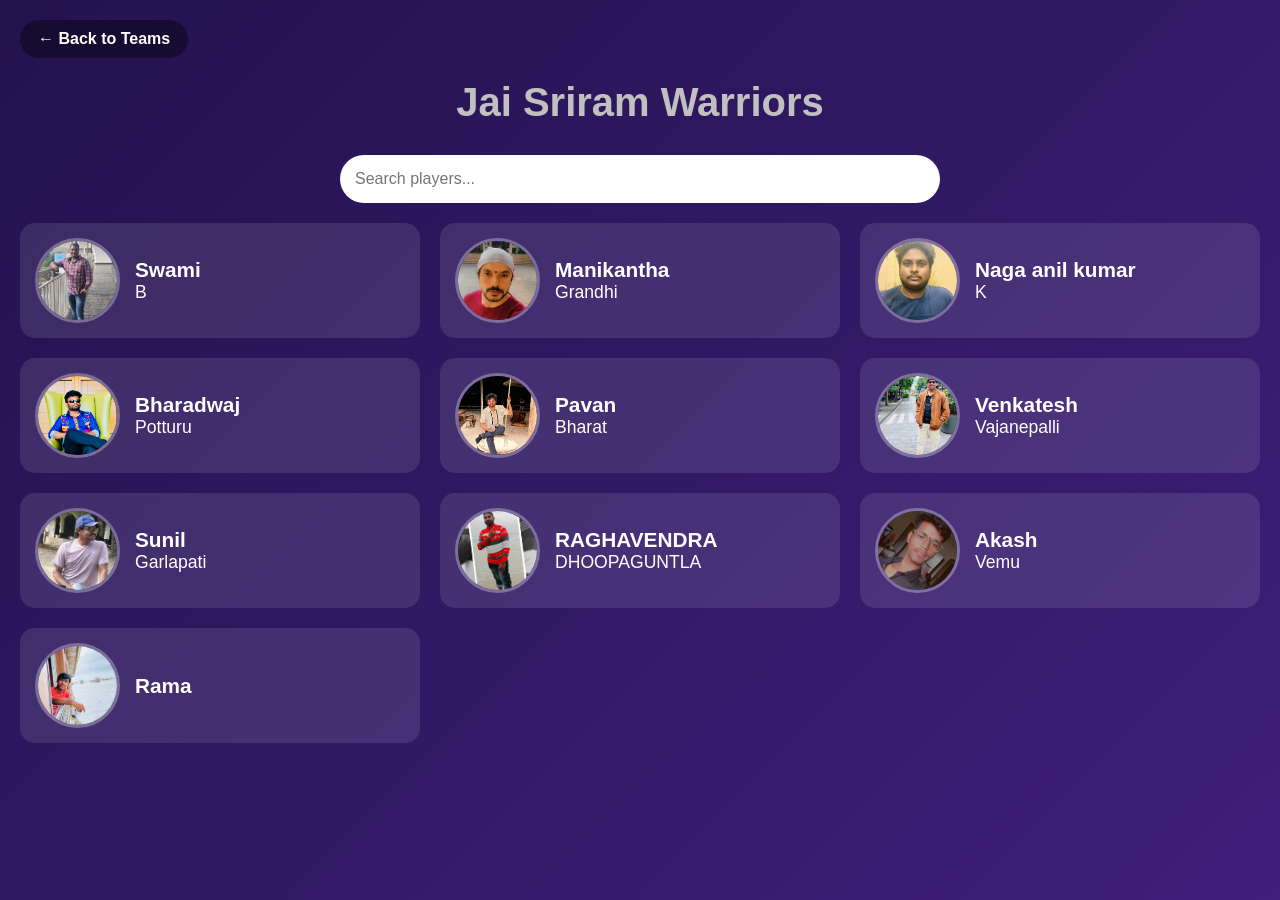
<file: teams_list_html/jai_sriram.html>
<!DOCTYPE html>
<html lang="en">
<head>
<meta charset="UTF-8">
<meta name="viewport" content="width=device-width, initial-scale=1.0">
<title>Players</title>

<style>
* {
    box-sizing: border-box;
    margin: 0;
    padding: 0;
}

body {
    font-family: 'Segoe UI', Tahoma, sans-serif;
    color: #fff;
    background: linear-gradient(135deg, #24124e 0%, #3e1f7a 100%);
    min-height: 100vh;
    padding: 80px 20px 40px 20px;
}

.team-header {
    text-align: center;
    margin-bottom: 30px;
}

.team-header h1 {
    color: #c0c0c0;
    font-size: 2.5rem;
}

.search-container {
    max-width: 600px;
    margin: 0 auto 20px;
}

.search-box {
    width: 100%;
    padding: 15px;
    border-radius: 30px;
    border: none;
    outline: none;
    font-size: 16px;
}

.players-container {
    display: grid;
    grid-template-columns: repeat(auto-fill, minmax(300px, 1fr));
    gap: 20px;
}

.player-card {
    background: rgba(255,255,255,0.1);
    border-radius: 15px;
    padding: 15px;
    display: flex;
    align-items: center;
    gap: 15px;
    transition: 0.3s;
}

.player-card:hover {
    transform: translateY(-5px);
}

.player-photo {
    width: 85px;
    height: 85px;
    border-radius: 50%;
    object-fit: cover;
    border: 3px solid rgba(255,255,255,0.3);
    transition: 0.3s;
}

.player-name {
    font-size: 1.3rem;
    font-weight: bold;
}

.player-surname {
    font-size: 1.1rem;
}

.hidden {
    display: none;
}

.no-results {
    text-align: center;
    display: none;
}
.back-link {
    position: fixed;
    top: 20px;
    left: 20px;
    color: white;
    text-decoration: none;
    padding: 10px 18px;
    background: rgba(0,0,0,0.4);
    border-radius: 25px;
    font-weight: bold;
    z-index: 9999; /* important */
}

</style>
</head>

<body>

<a href="../teams.html" class="back-link">← Back to Teams</a>

<div class="team-header">
    <h1>Jai Sriram Warriors</h1>
</div>

<div class="search-container">
    <input type="text" id="searchBox" class="search-box" placeholder="Search players...">
</div>

<div class="players-container" id="playersContainer">
    <div class="no-results" id="noResults">
        <h3>No players found</h3>
    </div>
</div>

<script>
const playerData = [
    { firstName: "Swami", lastName: "B" },
    { firstName: "Manikantha", lastName: "Grandhi" },
    { firstName: "Naga anil kumar", lastName: "K" },
    { firstName: "Bharadwaj", lastName: "Potturu" },
    { firstName: "Pavan", lastName: "Bharat" },
    { firstName: "Venkatesh", lastName: "Vajanepalli" },
    { firstName: "Sunil", lastName: "Garlapati" },
    { firstName: "RAGHAVENDRA", lastName: "DHOOPAGUNTLA" },
    { firstName: "Akash", lastName: "Vemu" },
    { firstName: "Rama", lastName: "" }
]; 

// ✅ Default fallback image
const DEFAULT_PHOTO = "https://static.vecteezy.com/system/resources/previews/045/892/686/non_2x/badminton-player-icon-image-symbol-illustration-vector.jpg";

// ✅ Auto image path generator (.jpg)
function getImagePath(player) {
    let name = player.firstName;

    if (player.lastName) {
        name += "_" + player.lastName;
    }

    //name = name.replace(/\s+/g, "_");

    return `../images/players/${name}.jpg`;
}

// ✅ Render players
function renderPlayers(data) {
    const container = document.getElementById('playersContainer');
    const noResults = document.getElementById('noResults');

    data.forEach(player => {
        const card = document.createElement('div');
        card.className = 'player-card';

        card.innerHTML = `
            <img src="${getImagePath(player)}"
                 onerror="this.src='${DEFAULT_PHOTO}'"
                 class="player-photo">

            <div>
                <div class="player-name">${player.firstName}</div>
                <div class="player-surname">${player.lastName}</div>
            </div>
        `;

        container.insertBefore(card, noResults);
    });
}

// ✅ Search
function searchPlayers() {
    const search = document.getElementById('searchBox').value.toLowerCase();
    const cards = document.querySelectorAll('.player-card');
    let found = false;

    cards.forEach(card => {
        const name = card.innerText.toLowerCase();
        if (name.includes(search)) {
            card.classList.remove('hidden');
            found = true;
        } else {
            card.classList.add('hidden');
        }
    });

    document.getElementById('noResults').style.display = found ? 'none' : 'block';
}

document.getElementById('searchBox').addEventListener('input', searchPlayers);

// ✅ Init
renderPlayers(playerData);

</script>

</body>
</html>
</file>
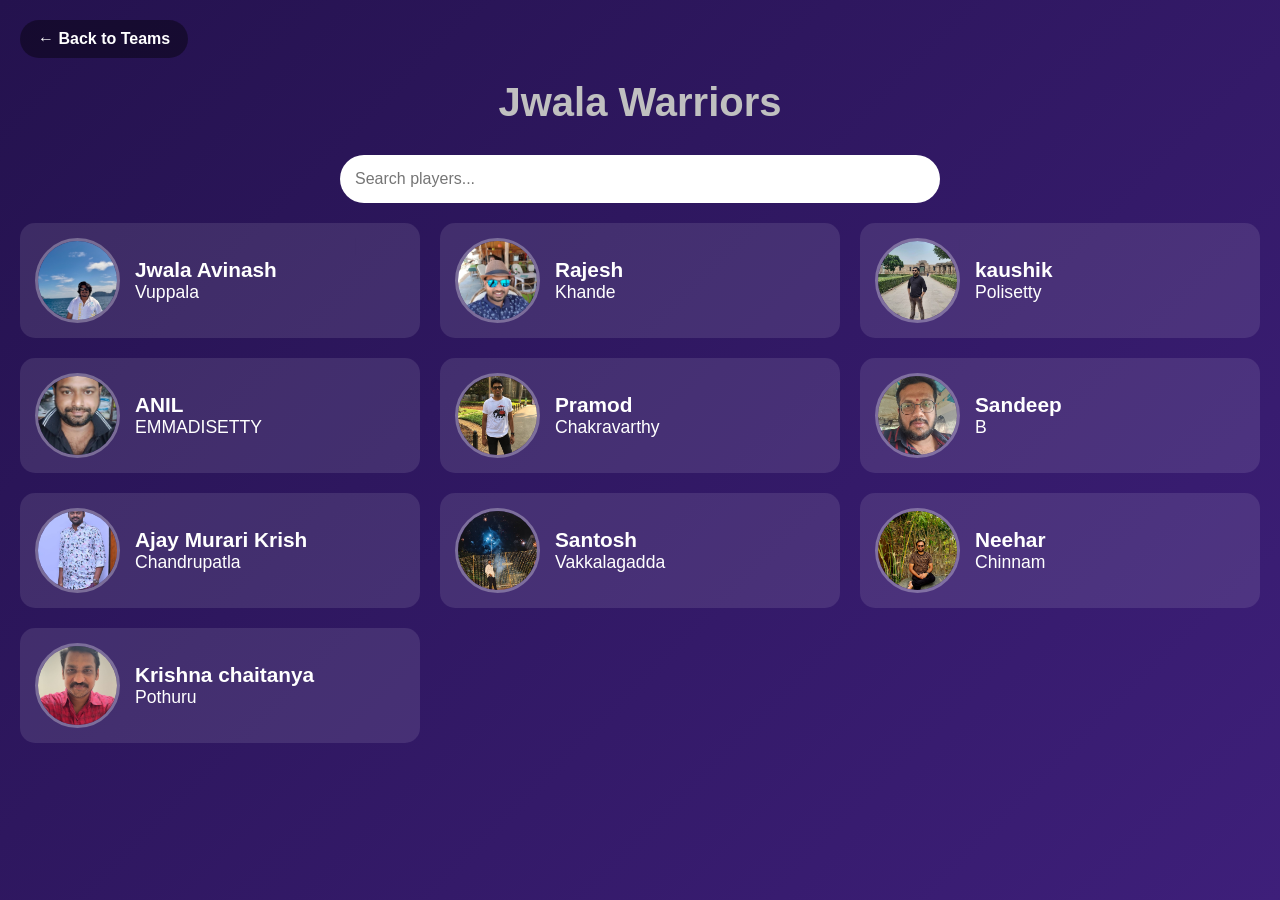
<file: teams_list_html/jwala.html>
<!DOCTYPE html>
<html lang="en">
<head>
<meta charset="UTF-8">
<meta name="viewport" content="width=device-width, initial-scale=1.0">
<title>Players</title>

<style>
* {
    box-sizing: border-box;
    margin: 0;
    padding: 0;
}

body {
    font-family: 'Segoe UI', Tahoma, sans-serif;
    color: #fff;
    background: linear-gradient(135deg, #24124e 0%, #3e1f7a 100%);
    min-height: 100vh;
    padding: 80px 20px 40px 20px;
}

.team-header {
    text-align: center;
    margin-bottom: 30px;
}

.team-header h1 {
    color: #c0c0c0;
    font-size: 2.5rem;
}

.search-container {
    max-width: 600px;
    margin: 0 auto 20px;
}

.search-box {
    width: 100%;
    padding: 15px;
    border-radius: 30px;
    border: none;
    outline: none;
    font-size: 16px;
}

.players-container {
    display: grid;
    grid-template-columns: repeat(auto-fill, minmax(300px, 1fr));
    gap: 20px;
}

.player-card {
    background: rgba(255,255,255,0.1);
    border-radius: 15px;
    padding: 15px;
    display: flex;
    align-items: center;
    gap: 15px;
    transition: 0.3s;
}

.player-card:hover {
    transform: translateY(-5px);
}

.player-photo {
    width: 85px;
    height: 85px;
    border-radius: 50%;
    object-fit: cover;
    border: 3px solid rgba(255,255,255,0.3);
    transition: 0.3s;
}

.player-name {
    font-size: 1.3rem;
    font-weight: bold;
}

.player-surname {
    font-size: 1.1rem;
}

.hidden {
    display: none;
}

.no-results {
    text-align: center;
    display: none;
}
.back-link {
    position: fixed;
    top: 20px;
    left: 20px;
    color: white;
    text-decoration: none;
    padding: 10px 18px;
    background: rgba(0,0,0,0.4);
    border-radius: 25px;
    font-weight: bold;
    z-index: 9999; /* important */
}

</style>
</head>

<body>

<a href="../teams.html" class="back-link">← Back to Teams</a>

<div class="team-header">
    <h1>Jwala Warriors</h1>
</div>

<div class="search-container">
    <input type="text" id="searchBox" class="search-box" placeholder="Search players...">
</div>

<div class="players-container" id="playersContainer">
    <div class="no-results" id="noResults">
        <h3>No players found</h3>
    </div>
</div>

<script>
const playerData = [
    { firstName: "Jwala Avinash", lastName: "Vuppala" },
    { firstName: "Rajesh", lastName: "Khande" },
    { firstName: "kaushik", lastName: "Polisetty" },
    { firstName: "ANIL", lastName: "EMMADISETTY" },
    { firstName: "Pramod", lastName: "Chakravarthy" },
    { firstName: "Sandeep", lastName: "B" },
    { firstName: "Ajay Murari Krish", lastName: "Chandrupatla" },
    { firstName: "Santosh", lastName: "Vakkalagadda" },
    { firstName: "Neehar", lastName: "Chinnam" },
    { firstName: "Krishna chaitanya", lastName: "Pothuru" }
];



// ✅ Default fallback image
const DEFAULT_PHOTO = "https://static.vecteezy.com/system/resources/previews/045/892/686/non_2x/badminton-player-icon-image-symbol-illustration-vector.jpg";

// ✅ Auto image path generator (.jpg)
function getImagePath(player) {
    let name = player.firstName;

    if (player.lastName) {
        name += "_" + player.lastName;
    }

    //name = name.replace(/\s+/g, "_");

    return `../images/players/${name}.jpg`;
}

// ✅ Render players
function renderPlayers(data) {
    const container = document.getElementById('playersContainer');
    const noResults = document.getElementById('noResults');

    data.forEach(player => {
        const card = document.createElement('div');
        card.className = 'player-card';

        card.innerHTML = `
            <img src="${getImagePath(player)}"
                 onerror="this.src='${DEFAULT_PHOTO}'"
                 class="player-photo">

            <div>
                <div class="player-name">${player.firstName}</div>
                <div class="player-surname">${player.lastName}</div>
            </div>
        `;

        container.insertBefore(card, noResults);
    });
}

// ✅ Search
function searchPlayers() {
    const search = document.getElementById('searchBox').value.toLowerCase();
    const cards = document.querySelectorAll('.player-card');
    let found = false;

    cards.forEach(card => {
        const name = card.innerText.toLowerCase();
        if (name.includes(search)) {
            card.classList.remove('hidden');
            found = true;
        } else {
            card.classList.add('hidden');
        }
    });

    document.getElementById('noResults').style.display = found ? 'none' : 'block';
}

document.getElementById('searchBox').addEventListener('input', searchPlayers);

// ✅ Init
renderPlayers(playerData);

</script>

</body>
</html>
</file>
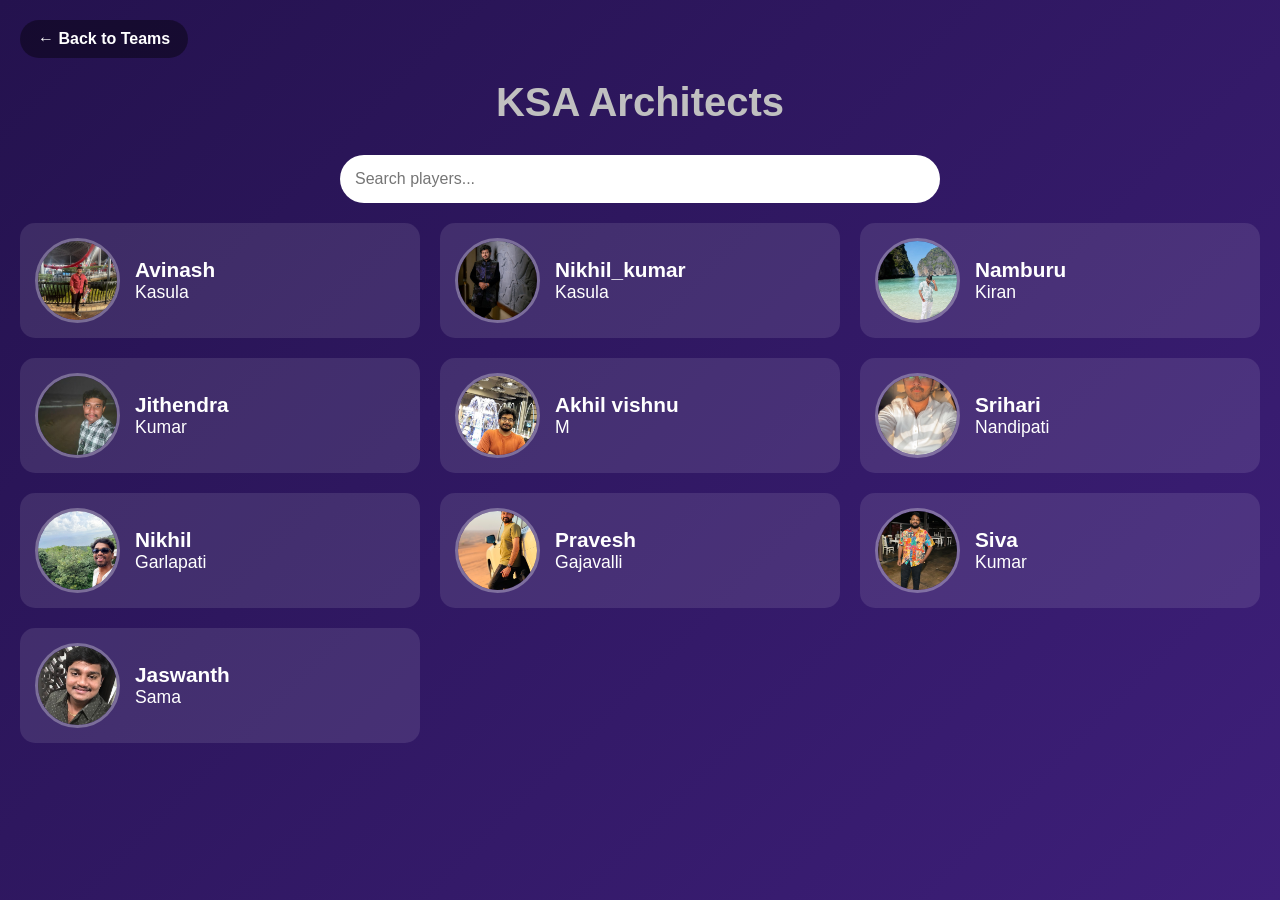
<file: teams_list_html/ksa.html>
<!DOCTYPE html>
<html lang="en">
<head>
<meta charset="UTF-8">
<meta name="viewport" content="width=device-width, initial-scale=1.0">
<title>Players</title>

<style>
* {
    box-sizing: border-box;
    margin: 0;
    padding: 0;
}

body {
    font-family: 'Segoe UI', Tahoma, sans-serif;
    color: #fff;
    background: linear-gradient(135deg, #24124e 0%, #3e1f7a 100%);
    min-height: 100vh;
    padding: 80px 20px 40px 20px;
}

.team-header {
    text-align: center;
    margin-bottom: 30px;
}

.team-header h1 {
    color: #c0c0c0;
    font-size: 2.5rem;
}

.search-container {
    max-width: 600px;
    margin: 0 auto 20px;
}

.search-box {
    width: 100%;
    padding: 15px;
    border-radius: 30px;
    border: none;
    outline: none;
    font-size: 16px;
}

.players-container {
    display: grid;
    grid-template-columns: repeat(auto-fill, minmax(300px, 1fr));
    gap: 20px;
}

.player-card {
    background: rgba(255,255,255,0.1);
    border-radius: 15px;
    padding: 15px;
    display: flex;
    align-items: center;
    gap: 15px;
    transition: 0.3s;
}

.player-card:hover {
    transform: translateY(-5px);
}

.player-photo {
    width: 85px;
    height: 85px;
    border-radius: 50%;
    object-fit: cover;
    border: 3px solid rgba(255,255,255,0.3);
    transition: 0.3s;
}

.player-name {
    font-size: 1.3rem;
    font-weight: bold;
}

.player-surname {
    font-size: 1.1rem;
}

.hidden {
    display: none;
}

.no-results {
    text-align: center;
    display: none;
}
.back-link {
    position: fixed;
    top: 20px;
    left: 20px;
    color: white;
    text-decoration: none;
    padding: 10px 18px;
    background: rgba(0,0,0,0.4);
    border-radius: 25px;
    font-weight: bold;
    z-index: 9999; /* important */
}

</style>
</head>

<body>

<a href="../teams.html" class="back-link">← Back to Teams</a>

<div class="team-header">
    <h1>KSA Architects</h1>
</div>

<div class="search-container">
    <input type="text" id="searchBox" class="search-box" placeholder="Search players...">
</div>

<div class="players-container" id="playersContainer">
    <div class="no-results" id="noResults">
        <h3>No players found</h3>
    </div>
</div>

<script>
const playerData = [
    { firstName: "Avinash", lastName: "Kasula" },
    { firstName: "Nikhil_kumar", lastName: "Kasula" },
    { firstName: "Namburu", lastName: "Kiran" },
    { firstName: "Jithendra", lastName: "Kumar" },
    { firstName: "Akhil vishnu", lastName: "M" },
    { firstName: "Srihari", lastName: "Nandipati" },
    { firstName: "Nikhil", lastName: "Garlapati" },
    { firstName: "Pravesh", lastName: "Gajavalli" },
    { firstName: "Siva", lastName: "Kumar" },
    { firstName: "Jaswanth", lastName: "Sama" }
];


// ✅ Default fallback image
const DEFAULT_PHOTO = "https://static.vecteezy.com/system/resources/previews/045/892/686/non_2x/badminton-player-icon-image-symbol-illustration-vector.jpg";

// ✅ Auto image path generator (.jpg)
function getImagePath(player) {
    let name = player.firstName;

    if (player.lastName) {
        name += "_" + player.lastName;
    }

    name = name.replace(/\s+/g, "_");

    return `../images/players/${name}.jpg`;
}

// ✅ Render players
function renderPlayers(data) {
    const container = document.getElementById('playersContainer');
    const noResults = document.getElementById('noResults');

    data.forEach(player => {
        const card = document.createElement('div');
        card.className = 'player-card';

        card.innerHTML = `
            <img src="${getImagePath(player)}"
                 onerror="this.src='${DEFAULT_PHOTO}'"
                 class="player-photo">

            <div>
                <div class="player-name">${player.firstName}</div>
                <div class="player-surname">${player.lastName}</div>
            </div>
        `;

        container.insertBefore(card, noResults);
    });
}

// ✅ Search
function searchPlayers() {
    const search = document.getElementById('searchBox').value.toLowerCase();
    const cards = document.querySelectorAll('.player-card');
    let found = false;

    cards.forEach(card => {
        const name = card.innerText.toLowerCase();
        if (name.includes(search)) {
            card.classList.remove('hidden');
            found = true;
        } else {
            card.classList.add('hidden');
        }
    });

    document.getElementById('noResults').style.display = found ? 'none' : 'block';
}

document.getElementById('searchBox').addEventListener('input', searchPlayers);

// ✅ Init
renderPlayers(playerData);

</script>

</body>
</html>
</file>
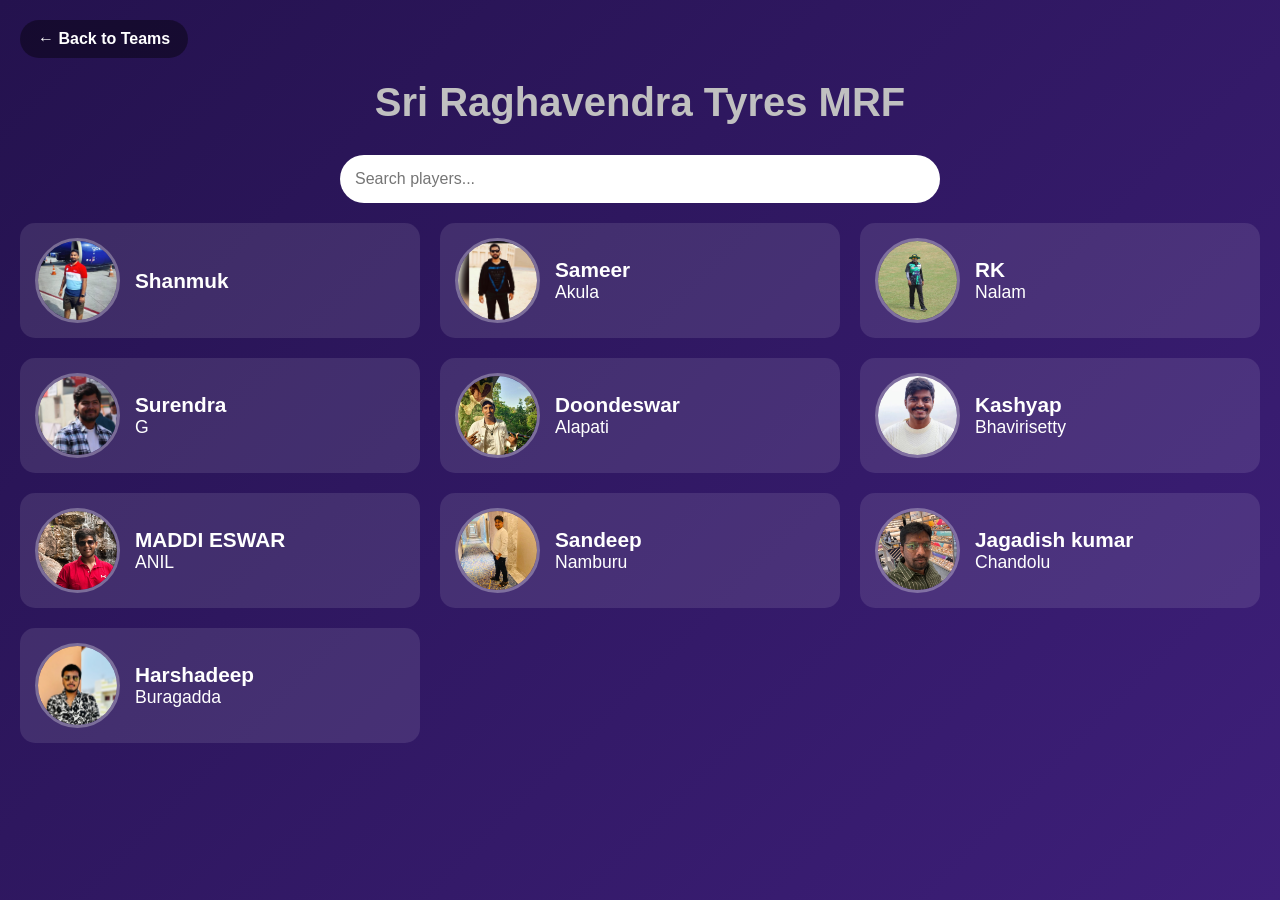
<file: teams_list_html/mrf.html>
<!DOCTYPE html>
<html lang="en">
<head>
<meta charset="UTF-8">
<meta name="viewport" content="width=device-width, initial-scale=1.0">
<title>Players</title>

<style>
* {
    box-sizing: border-box;
    margin: 0;
    padding: 0;
}

body {
    font-family: 'Segoe UI', Tahoma, sans-serif;
    color: #fff;
    background: linear-gradient(135deg, #24124e 0%, #3e1f7a 100%);
    min-height: 100vh;
    padding: 80px 20px 40px 20px;
}

.team-header {
    text-align: center;
    margin-bottom: 30px;
}

.team-header h1 {
    color: #c0c0c0;
    font-size: 2.5rem;
}

.search-container {
    max-width: 600px;
    margin: 0 auto 20px;
}

.search-box {
    width: 100%;
    padding: 15px;
    border-radius: 30px;
    border: none;
    outline: none;
    font-size: 16px;
}

.players-container {
    display: grid;
    grid-template-columns: repeat(auto-fill, minmax(300px, 1fr));
    gap: 20px;
}

.player-card {
    background: rgba(255,255,255,0.1);
    border-radius: 15px;
    padding: 15px;
    display: flex;
    align-items: center;
    gap: 15px;
    transition: 0.3s;
}

.player-card:hover {
    transform: translateY(-5px);
}

.player-photo {
    width: 85px;
    height: 85px;
    border-radius: 50%;
    object-fit: cover;
    border: 3px solid rgba(255,255,255,0.3);
    transition: 0.3s;
}

.player-name {
    font-size: 1.3rem;
    font-weight: bold;
}

.player-surname {
    font-size: 1.1rem;
}

.hidden {
    display: none;
}

.no-results {
    text-align: center;
    display: none;
}
.back-link {
    position: fixed;
    top: 20px;
    left: 20px;
    color: white;
    text-decoration: none;
    padding: 10px 18px;
    background: rgba(0,0,0,0.4);
    border-radius: 25px;
    font-weight: bold;
    z-index: 9999; /* important */
}

</style>
</head>

<body>

<a href="../teams.html" class="back-link">← Back to Teams</a>

<div class="team-header">
    <h1>Sri Raghavendra Tyres MRF</h1>
</div>

<div class="search-container">
    <input type="text" id="searchBox" class="search-box" placeholder="Search players...">
</div>

<div class="players-container" id="playersContainer">
    <div class="no-results" id="noResults">
        <h3>No players found</h3>
    </div>
</div>

<script>
const playerData = [
    { firstName: "Shanmuk", lastName: "" },
    { firstName: "Sameer", lastName: "Akula" },
    { firstName: "RK", lastName: "Nalam" },
    { firstName: "Surendra", lastName: "G" },
    { firstName: "Doondeswar", lastName: "Alapati" },
    { firstName: "Kashyap", lastName: "Bhavirisetty" },
    { firstName: "MADDI ESWAR", lastName: "ANIL" },
    { firstName: "Sandeep", lastName: "Namburu" },
    { firstName: "Jagadish kumar", lastName: "Chandolu" },
    { firstName: "Harshadeep", lastName: "Buragadda" }
];


// ✅ Default fallback image
const DEFAULT_PHOTO = "https://static.vecteezy.com/system/resources/previews/045/892/686/non_2x/badminton-player-icon-image-symbol-illustration-vector.jpg";

// ✅ Auto image path generator (.jpg)
function getImagePath(player) {
    let name = player.firstName;

    if (player.lastName) {
        name += "_" + player.lastName;
    }

    //name = name.replace(/\s+/g, "_");

    return `../images/players/${name}.jpg`;
}

// ✅ Render players
function renderPlayers(data) {
    const container = document.getElementById('playersContainer');
    const noResults = document.getElementById('noResults');

    data.forEach(player => {
        const card = document.createElement('div');
        card.className = 'player-card';

        card.innerHTML = `
            <img src="${getImagePath(player)}"
                 onerror="this.src='${DEFAULT_PHOTO}'"
                 class="player-photo">

            <div>
                <div class="player-name">${player.firstName}</div>
                <div class="player-surname">${player.lastName}</div>
            </div>
        `;

        container.insertBefore(card, noResults);
    });
}

// ✅ Search
function searchPlayers() {
    const search = document.getElementById('searchBox').value.toLowerCase();
    const cards = document.querySelectorAll('.player-card');
    let found = false;

    cards.forEach(card => {
        const name = card.innerText.toLowerCase();
        if (name.includes(search)) {
            card.classList.remove('hidden');
            found = true;
        } else {
            card.classList.add('hidden');
        }
    });

    document.getElementById('noResults').style.display = found ? 'none' : 'block';
}

document.getElementById('searchBox').addEventListener('input', searchPlayers);

// ✅ Init
renderPlayers(playerData);

</script>

</body>
</html>
</file>
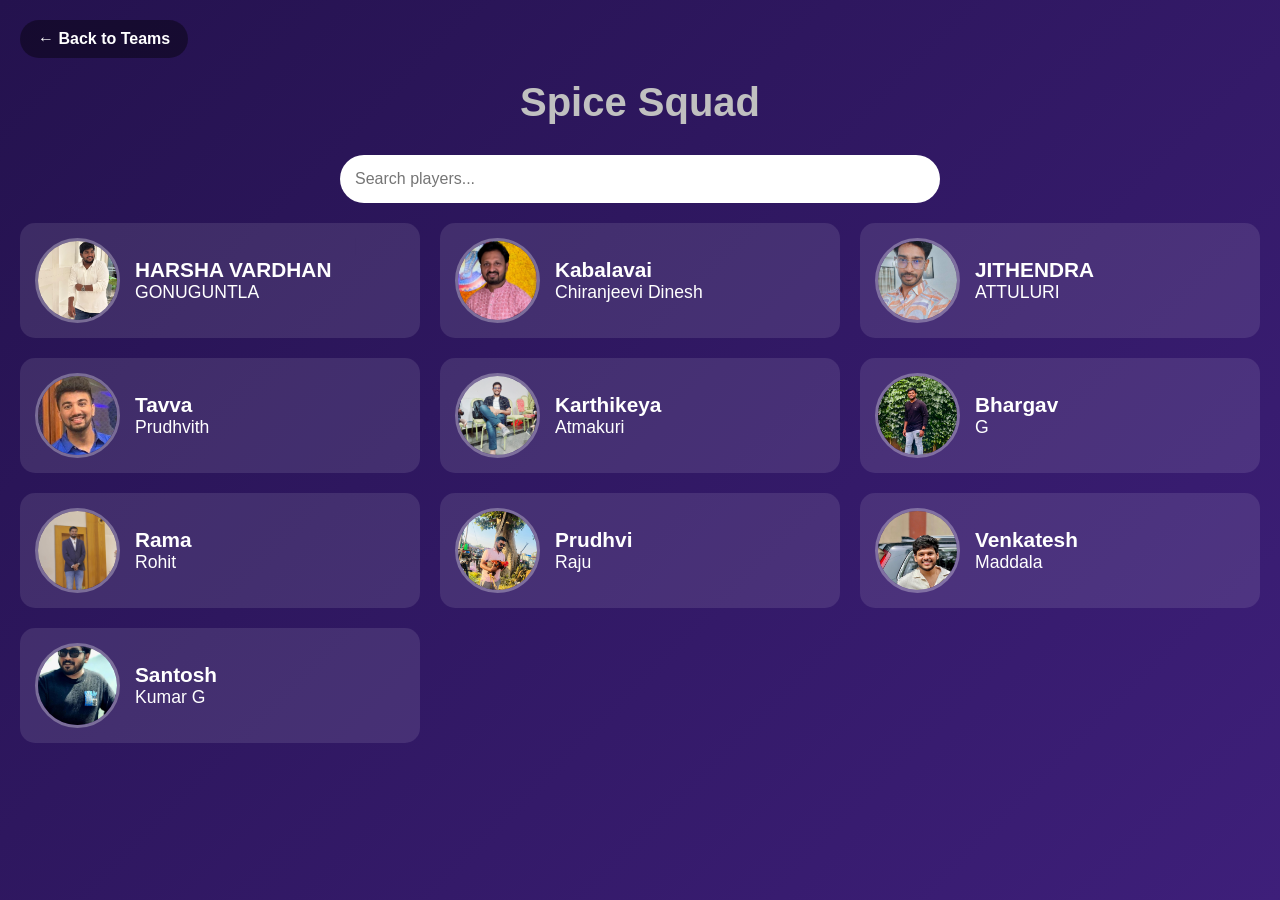
<file: teams_list_html/spice.html>
<!DOCTYPE html>
<html lang="en">
<head>
<meta charset="UTF-8">
<meta name="viewport" content="width=device-width, initial-scale=1.0">
<title>Players</title>

<style>
* {
    box-sizing: border-box;
    margin: 0;
    padding: 0;
}

body {
    font-family: 'Segoe UI', Tahoma, sans-serif;
    color: #fff;
    background: linear-gradient(135deg, #24124e 0%, #3e1f7a 100%);
    min-height: 100vh;
    padding: 80px 20px 40px 20px;
}

.team-header {
    text-align: center;
    margin-bottom: 30px;
}

.team-header h1 {
    color: #c0c0c0;
    font-size: 2.5rem;
}

.search-container {
    max-width: 600px;
    margin: 0 auto 20px;
}

.search-box {
    width: 100%;
    padding: 15px;
    border-radius: 30px;
    border: none;
    outline: none;
    font-size: 16px;
}

.players-container {
    display: grid;
    grid-template-columns: repeat(auto-fill, minmax(300px, 1fr));
    gap: 20px;
}

.player-card {
    background: rgba(255,255,255,0.1);
    border-radius: 15px;
    padding: 15px;
    display: flex;
    align-items: center;
    gap: 15px;
    transition: 0.3s;
}

.player-card:hover {
    transform: translateY(-5px);
}

.player-photo {
    width: 85px;
    height: 85px;
    border-radius: 50%;
    object-fit: cover;
    border: 3px solid rgba(255,255,255,0.3);
    transition: 0.3s;
}

.player-name {
    font-size: 1.3rem;
    font-weight: bold;
}

.player-surname {
    font-size: 1.1rem;
}

.hidden {
    display: none;
}

.no-results {
    text-align: center;
    display: none;
}
.back-link {
    position: fixed;
    top: 20px;
    left: 20px;
    color: white;
    text-decoration: none;
    padding: 10px 18px;
    background: rgba(0,0,0,0.4);
    border-radius: 25px;
    font-weight: bold;
    z-index: 9999; /* important */
}

</style>
</head>

<body>

<a href="../teams.html" class="back-link">← Back to Teams</a>

<div class="team-header">
    <h1>Spice Squad</h1>
</div>

<div class="search-container">
    <input type="text" id="searchBox" class="search-box" placeholder="Search players...">
</div>

<div class="players-container" id="playersContainer">
    <div class="no-results" id="noResults">
        <h3>No players found</h3>
    </div>
</div>

<script>
const playerData = [
    { firstName: "HARSHA VARDHAN", lastName: "GONUGUNTLA" },
    { firstName: "Kabalavai", lastName: "Chiranjeevi Dinesh" },
    { firstName: "JITHENDRA", lastName: "ATTULURI" },
    { firstName: "Tavva", lastName: "Prudhvith" },
    { firstName: "Karthikeya", lastName: "Atmakuri" },
    { firstName: "Bhargav", lastName: "G" },
    { firstName: "Rama", lastName: "Rohit" },
    { firstName: "Prudhvi", lastName: "Raju" },
    { firstName: "Venkatesh", lastName: "Maddala" },
    { firstName: "Santosh", lastName: "Kumar G" }
];


// ✅ Default fallback image
const DEFAULT_PHOTO = "https://static.vecteezy.com/system/resources/previews/045/892/686/non_2x/badminton-player-icon-image-symbol-illustration-vector.jpg";

// ✅ Auto image path generator (.jpg)
function getImagePath(player) {
    let name = player.firstName;

    if (player.lastName) {
        name += "_" + player.lastName;
    }

    //name = name.replace(/\s+/g, "_");

    return `../images/players/${name}.jpg`;
}

// ✅ Render players
function renderPlayers(data) {
    const container = document.getElementById('playersContainer');
    const noResults = document.getElementById('noResults');

    data.forEach(player => {
        const card = document.createElement('div');
        card.className = 'player-card';

        card.innerHTML = `
            <img src="${getImagePath(player)}"
                 onerror="this.src='${DEFAULT_PHOTO}'"
                 class="player-photo">

            <div>
                <div class="player-name">${player.firstName}</div>
                <div class="player-surname">${player.lastName}</div>
            </div>
        `;

        container.insertBefore(card, noResults);
    });
}

// ✅ Search
function searchPlayers() {
    const search = document.getElementById('searchBox').value.toLowerCase();
    const cards = document.querySelectorAll('.player-card');
    let found = false;

    cards.forEach(card => {
        const name = card.innerText.toLowerCase();
        if (name.includes(search)) {
            card.classList.remove('hidden');
            found = true;
        } else {
            card.classList.add('hidden');
        }
    });

    document.getElementById('noResults').style.display = found ? 'none' : 'block';
}

document.getElementById('searchBox').addEventListener('input', searchPlayers);

// ✅ Init
renderPlayers(playerData);

</script>

</body>
</html>
</file>
<file: css/players.css>
/*
  ═══════════════════════════════════════════════════════
  AVFC CRICKET LEAGUE — Players Page  (css/players.css)
  ═══════════════════════════════════════════════════════
*/

:root {
  --cream:      #F4EFE6;
  --off-white:  #FDFAF5;
  --dark:       #181008;
  --amber:      #C47E1A;
  --amber-pale: #FBF0DB;
  --brown:      #6A4718;
  --text:       #27180A;
  --muted:      #896F4E;
  --border:     #DDD0B5;
  --surface:    #EDE6D8;

  --f-display: 'Barlow Condensed', sans-serif;
  --f-ui:      'Outfit', sans-serif;
  --f-body:    'Source Serif 4', serif;
}

*, *::before, *::after { margin: 0; padding: 0; box-sizing: border-box; }
html { scroll-behavior: smooth; -webkit-text-size-adjust: 100%; }
body {
  font-family: var(--f-ui);
  background: var(--cream);
  color: var(--text);
  overflow-x: hidden;
  -webkit-font-smoothing: antialiased;
  min-height: 100vh;
}

/* ── NAV ── */
nav {
  position: sticky; top: 0; z-index: 100;
  display: flex; align-items: center; justify-content: space-between;
  padding: 0 5%; min-height: 62px;
  background: rgba(244,239,230,0.96);
  backdrop-filter: blur(14px); -webkit-backdrop-filter: blur(14px);
  border-bottom: 1px solid var(--border);
}
.nav-logo {
  font-family: var(--f-display);
  font-size: 1.4rem; font-weight: 800;
  letter-spacing: 0.08em; text-transform: uppercase;
  color: var(--dark); text-decoration: none; line-height: 62px;
}
.nav-logo span { color: var(--amber); }
.nav-back {
  font-family: var(--f-ui);
  font-size: 0.8rem; font-weight: 600; color: var(--muted);
  text-decoration: none; letter-spacing: 0.08em;
  text-transform: uppercase; transition: color 0.2s;
}
.nav-back:hover { color: var(--amber); }

/* ── PAGE HEADER ── */
.page-header {
  background: var(--dark);
  padding: clamp(2.5rem, 6vw, 4rem) 5% clamp(2rem, 5vw, 3rem);
  position: relative; overflow: hidden;
}
.page-header::after {
  content: '🏏';
  position: absolute; right: 4%; bottom: -1rem;
  font-size: clamp(4rem, 12vw, 8rem);
  opacity: 0.06; pointer-events: none; line-height: 1;
}
.section-label {
  font-family: var(--f-ui);
  font-size: 0.68rem; font-weight: 700;
  letter-spacing: 0.22em; text-transform: uppercase;
  color: var(--amber); margin-bottom: 0.7rem;
  display: flex; align-items: center; gap: 0.8rem;
}
.section-label::before {
  content: ''; display: inline-block;
  width: 26px; height: 2px; background: var(--amber); flex-shrink: 0;
}
.page-title {
  font-family: var(--f-display);
  font-size: clamp(3rem, 10vw, 6rem);
  font-weight: 800; color: var(--cream);
  line-height: 0.9; letter-spacing: 0.04em; text-transform: uppercase;
  margin-bottom: 0.6rem;
}
.page-subtitle {
  font-family: var(--f-body);
  font-size: clamp(0.88rem, 2vw, 1rem);
  font-style: italic; color: rgba(244,239,230,0.5);
  margin-bottom: 2rem; line-height: 1.6;
}

/* ── SEARCH ── */
.search-wrap {
  position: relative;
  max-width: 480px;
  display: flex; align-items: center;
}
.search-icon {
  position: absolute; left: 1rem;
  color: var(--muted); pointer-events: none;
}
#searchInput {
  width: 100%;
  font-family: var(--f-ui); font-size: 1rem;
  color: var(--text); background: var(--off-white);
  border: 1.5px solid transparent; border-radius: 2px;
  padding: 0.85rem 3rem 0.85rem 3rem;
  outline: none; transition: border-color 0.2s;
  -webkit-appearance: none; appearance: none;
}
#searchInput:focus { border-color: var(--amber); }
#searchInput::placeholder { color: var(--muted); opacity: 0.6; font-style: italic; }
#searchInput::-webkit-search-cancel-button { display: none; }

.search-clear {
  position: absolute; right: 0.8rem;
  background: none; border: none; cursor: pointer;
  font-size: 0.78rem; color: var(--muted);
  padding: 0.3rem 0.4rem; display: none;
  -webkit-tap-highlight-color: transparent; transition: color 0.2s;
}
.search-clear:hover { color: var(--amber); }

.player-count {
  font-family: var(--f-ui);
  font-size: 0.72rem; font-weight: 600;
  color: rgba(244,239,230,0.4);
  letter-spacing: 0.1em; text-transform: uppercase;
  margin-top: 1rem;
}

/* ── PLAYERS SECTION ── */
.players-section {
  padding: clamp(2rem, 6vw, 4rem) 5%;
  min-height: 40vh;
}

/* ── PLAYERS GRID ── */
.players-grid {
  display: grid;
  grid-template-columns: repeat(4, 1fr);
  gap: 1rem;
}

/* ── PLAYER CARD ── */
.player-card {
  background: var(--off-white);
  border: 1px solid var(--border);
  padding: 1.5rem 1rem 1.2rem;
  display: flex; flex-direction: column; align-items: center;
  text-align: center;
  transition: transform 0.2s, box-shadow 0.2s, border-color 0.2s;
  cursor: default;
}
.player-card:hover {
  transform: translateY(-4px);
  box-shadow: 0 10px 28px rgba(24,16,8,0.1);
  border-color: var(--amber);
}

/* Photo circle */
.player-photo {
  width: 80px; height: 80px; border-radius: 50%;
  background: var(--surface);
  border: 2.5px solid var(--border);
  overflow: hidden; flex-shrink: 0;
  display: flex; align-items: center; justify-content: center;
  font-family: var(--f-display);
  font-size: 1.5rem; font-weight: 800; color: var(--amber);
  letter-spacing: 0.04em; text-transform: uppercase;
  margin-bottom: 0.9rem;
  transition: border-color 0.2s;
}
.player-card:hover .player-photo { border-color: var(--amber); }
.player-photo img {
  width: 100%; height: 100%;
  object-fit: cover; object-position: top center;
  display: block;
}

/* Name */
.player-name {
  font-family: var(--f-ui);
  font-size: 0.88rem; font-weight: 700;
  color: var(--dark); line-height: 1.3;
  word-break: break-word;
}

/* Place — new */
.player-place {
  font-family: var(--f-body);
  font-size: 0.72rem; font-style: italic;
  color: var(--muted); margin-top: 0.25rem;
  line-height: 1.3;
}

/* ── NO RESULTS ── */
.no-results {
  display: none; text-align: center; padding: 4rem 1rem;
}
.no-results.show { display: block; }
.no-results-icon { font-size: 2.5rem; margin-bottom: 1rem; }
.no-results-text {
  font-family: var(--f-display);
  font-size: 1.8rem; font-weight: 800;
  letter-spacing: 0.06em; text-transform: uppercase;
  color: var(--dark); margin-bottom: 0.4rem;
}
.no-results-sub {
  font-family: var(--f-body);
  font-size: 0.9rem; font-style: italic; color: var(--muted);
}

/* ── FOOTER ── */
footer {
  background: #0E0904; color: rgba(244,239,230,0.35);
  padding: 2rem 5%;
  display: flex; align-items: center; justify-content: space-between;
  flex-wrap: wrap; gap: 1rem;
  border-top: 1px solid rgba(244,239,230,0.05);
  margin-top: 3rem;
}
.footer-logo {
  font-family: var(--f-display);
  font-size: 1rem; font-weight: 800;
  letter-spacing: 0.08em; text-transform: uppercase; color: var(--cream);
}
.footer-logo span { color: var(--amber); }
.footer-copy { font-family: var(--f-ui); font-size: 0.74rem; }

/* ════════════════════════════════════════
   RESPONSIVE
════════════════════════════════════════ */
@media (max-width: 768px) {
  .players-grid { grid-template-columns: repeat(3, 1fr); gap: 0.9rem; }
  .player-photo { width: 72px; height: 72px; font-size: 1.3rem; }
  .player-name  { font-size: 0.84rem; }
  footer { flex-direction: column; align-items: flex-start; }
}

@media (max-width: 480px) {
  nav { padding: 0 4%; }
  .page-header { padding: 2.5rem 4% 2rem; }
  .players-section { padding: 1.8rem 4%; }
  .players-grid { grid-template-columns: repeat(2, 1fr); gap: 0.7rem; }
  .player-card  { padding: 1.2rem 0.7rem 1rem; }
  .player-photo { width: 64px; height: 64px; font-size: 1.15rem; margin-bottom: 0.7rem; }
  .player-name  { font-size: 0.78rem; }
  .player-place { font-size: 0.66rem; }
  footer { padding: 2rem 4%; }
}

@media (max-width: 380px) {
  .players-grid { grid-template-columns: repeat(2, 1fr); gap: 0.5rem; }
  .player-card  { padding: 1rem 0.5rem 0.8rem; }
  .player-photo { width: 56px; height: 56px; font-size: 1rem; }
  .player-name  { font-size: 0.72rem; }
  .player-place { font-size: 0.62rem; }
}

@media (max-width: 320px) {
  .players-grid { grid-template-columns: repeat(2, 1fr); gap: 0.5rem; }
  .player-photo { width: 60px; height: 60px; font-size: 1.1rem; }
}
</file>
